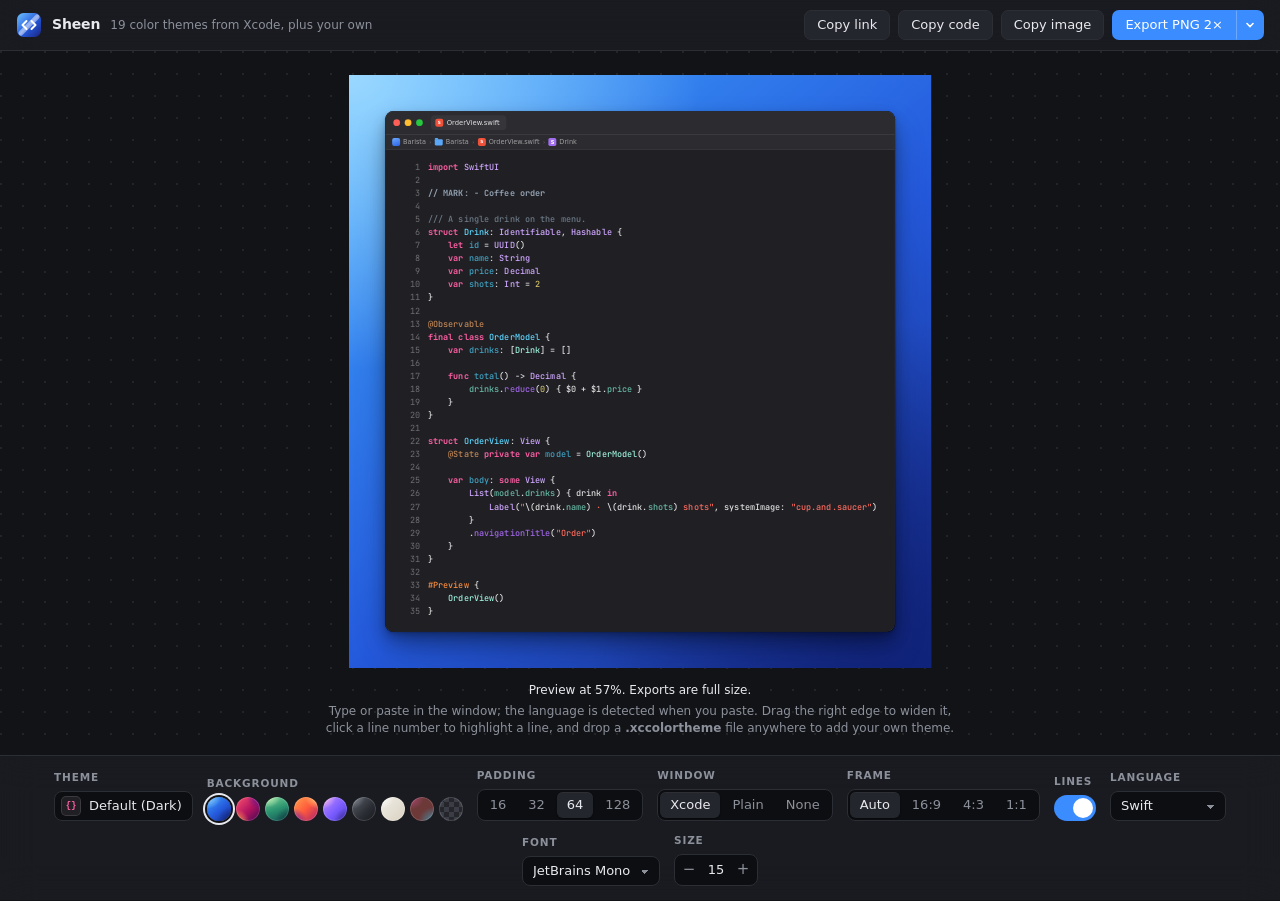
<file: app/index.html>
<!doctype html>
<html lang="en">
<head>
<meta charset="utf-8">
<meta name="viewport" content="width=device-width,initial-scale=1,viewport-fit=cover">
<meta name="color-scheme" content="dark">
<meta name="theme-color" content="#121317">
<meta name="description" content="Beautiful code images in the color themes that ship with Xcode.">
<meta name="apple-mobile-web-app-title" content="Sheen">
<link rel="icon" href="icon.svg" type="image/svg+xml">
<link rel="apple-touch-icon" href="icon-180.png">
<link rel="manifest" href="manifest.webmanifest">
<style>:root{padding-top:env(safe-area-inset-top,0px);padding-bottom:env(safe-area-inset-bottom,0px)}body{margin:0}img{max-width:100%}[hidden]{display:none!important}</style>
</head>
<body>
<title>Sheen</title>
<link rel="stylesheet" href="fonts/fonts.css">
<style>
/* Layout: a dark macOS-style workbench. Top bar, a dotted canvas holding the framed window, a dock of controls pinned to the bottom. */
:root {
  --app-bg: #121317;
  --app-dot: #ffffff12;
  --panel: #1b1c21f2;
  --panel-2: #24262d;
  --well: #0d0e11;
  --line: #2c2e35;
  --text: #e8e9ee;
  --muted: #8c909b;
  --accent: #3b8cff;
  --accent-ink: #ffffff;
  --danger: #ff6b5f;
  --ui: -apple-system, BlinkMacSystemFont, "SF Pro Text", "Segoe UI", system-ui, sans-serif;
  --mono: ui-monospace, "SF Mono", SFMono-Regular, Menlo, Monaco, Consolas, "Liberation Mono", monospace;
  color-scheme: dark;
}
html, body { height: 100%; }
body { background: var(--app-bg); color: var(--text); font: 13px/1.4 var(--ui); -webkit-font-smoothing: antialiased; }
button, select, input { font: inherit; color: inherit; }
button { cursor: pointer; }
:focus-visible { outline: 2px solid var(--accent); outline-offset: 2px; }

.app { min-height: 100%; display: grid; grid-template-rows: auto 1fr auto; }

/* Top bar */
.topbar {
  position: sticky; top: env(safe-area-inset-top, 0px); z-index: 20;
  display: flex; align-items: center; justify-content: space-between; gap: 12px; flex-wrap: wrap;
  padding: 10px 16px; background: var(--panel); border-bottom: 1px solid var(--line);
  -webkit-backdrop-filter: blur(18px); backdrop-filter: blur(18px);
}
.brand { display: flex; align-items: center; gap: 10px; min-width: 0; }
.brand svg { flex: none; }
.brand b { font-size: 14px; font-weight: 650; letter-spacing: -0.01em; }
.brand span { color: var(--muted); font-size: 12px; white-space: nowrap; }
.actions { display: flex; align-items: center; gap: 8px; }
.btn {
  display: inline-flex; align-items: center; gap: 6px; height: 30px; padding: 0 12px;
  border-radius: 7px; border: 1px solid var(--line); background: var(--panel-2);
  font-weight: 500; white-space: nowrap;
}
.btn:hover { background: #2d3038; }
.btn.primary { background: var(--accent); border-color: transparent; color: var(--accent-ink); }
.btn.primary:hover { background: #5a9eff; }
.split { display: inline-flex; }
.split .btn.primary:first-child { border-radius: 7px 0 0 7px; }
.split .btn.primary:last-child { border-radius: 0 7px 7px 0; padding: 0 8px; border-left: 1px solid #ffffff40; }
.kbd { font-size: 11px; opacity: .7; }

/* Stage */
.stage {
  min-width: 0; display: flex; flex-direction: column; align-items: center; justify-content: center; gap: 14px;
  padding: 24px 16px 20px;
  background: radial-gradient(circle at 1px 1px, var(--app-dot) 1px, transparent 0) 0 0 / 22px 22px, var(--app-bg);
}
.scroller { position: relative; max-width: 100%; overflow: hidden; flex: none; }
.holder { position: absolute; left: 0; top: 0; width: max-content; transform-origin: 0 0; }
.zoom-note { display: block; margin-bottom: 4px; color: var(--text); font-variant-numeric: tabular-nums; }
.holder.checker {
  background: repeating-conic-gradient(#2a2c33 0% 25%, #1e2026 0% 50%) 0 0 / 16px 16px;
}
.hint { margin: 0; color: var(--muted); font-size: 12px; text-align: center; text-wrap: balance; }

/* The exported frame */
.frame { display: inline-flex; align-items: center; justify-content: center; box-sizing: border-box; vertical-align: top; }
.window {
  --bg: #1f1f24; --plain: #ffffffd9; --sel: #515b70; --line: #23252b; --cursor: #fff;
  --chrome-bg: #2a2a2f; --chrome-fg: #ffffff99; --chrome-border: #ffffff14; --edge: #00000099; --rim: #ffffff1f;
  background: var(--bg); color: var(--plain);
  position: relative; border-radius: 14px; overflow: hidden; min-width: 440px;
}
.window::after { content: ""; position: absolute; inset: 0; border-radius: inherit; box-shadow: inset 0 0 0 0.5px var(--rim); pointer-events: none; z-index: 3; }
.frame.flat .window { border-radius: 10px; }

/* Xcode chrome */
.chrome { background: var(--chrome-bg); color: var(--chrome-fg); font: 12px/1 var(--ui); border-bottom: 0.5px solid var(--chrome-border); }
.titlebar { display: flex; align-items: center; gap: 14px; height: 40px; padding: 0 14px; position: relative; }
.lights { display: flex; gap: 8px; flex: none; }
.lights i { width: 12px; height: 12px; border-radius: 50%; display: block; box-shadow: inset 0 0 0 0.5px #00000033; }
.lights i:nth-child(1) { background: #ff5f57; }
.lights i:nth-child(2) { background: #febc2e; }
.lights i:nth-child(3) { background: #28c840; }
.tab {
  display: inline-flex; align-items: center; gap: 6px; height: 26px; padding: 0 12px 0 8px;
  border-radius: 7px; background: var(--chrome-tab); color: var(--chrome-strong); font-weight: 500;
}
.ficon {
  width: 14px; height: 14px; border-radius: 3.5px; flex: none; display: inline-grid; place-items: center;
  font: 700 7.5px/1 var(--ui); color: #fff; letter-spacing: -0.02em;
}
[contenteditable] { outline: none; border-radius: 3px; }
[contenteditable]:hover { box-shadow: 0 0 0 1px var(--chrome-border); }
[contenteditable]:focus { box-shadow: 0 0 0 1.5px var(--accent); }
.centered { position: absolute; left: 50%; transform: translateX(-50%); display: inline-flex; align-items: center; gap: 6px; color: var(--chrome-strong); font-weight: 600; white-space: nowrap; }
.jumpbar { display: flex; align-items: center; gap: 5px; height: 26px; padding: 0 12px; font-size: 11.5px; border-top: 0.5px solid var(--chrome-border); white-space: nowrap; overflow: hidden; }
.jumpbar .sep { opacity: .55; font-size: 10px; padding: 0 1px; }
.jumpbar .crumb { display: inline-flex; align-items: center; gap: 5px; }
.folder { width: 14px; height: 11px; border-radius: 2px; background: #5ba7f7; position: relative; flex: none; }
.folder::before { content: ""; position: absolute; left: 0; top: -2px; width: 6px; height: 3px; border-radius: 1.5px 1.5px 0 0; background: #5ba7f7; }
.appicon { width: 14px; height: 14px; border-radius: 3.5px; background: linear-gradient(160deg, #6aa9ff, #2c62e8); flex: none; }
.sym { width: 14px; height: 14px; border-radius: 3px; display: inline-grid; place-items: center; font: 700 9px/1 var(--ui); color: #fff; flex: none; }

/* Editor */
.editor { position: relative; display: flex; }
.hl-layer { position: absolute; inset: 0; pointer-events: none; }
.hl-layer div { position: absolute; left: 0; right: 0; background: var(--hl); }
.gutter {
  position: relative; flex: none; text-align: right; user-select: none; -webkit-user-select: none;
  color: var(--gutter);
  font-family: var(--code-font, var(--mono)); font-variant-numeric: tabular-nums;
}
.gutter span { display: block; cursor: pointer; }
.gutter span.on { color: var(--plain); }
.code-wrap { position: relative; flex: 1; min-width: 0; }
.code, .input {
  margin: 0; border: 0; font-family: var(--code-font, var(--mono)); white-space: pre; tab-size: 4; -moz-tab-size: 4;
  font-variant-ligatures: none; letter-spacing: 0;
}
.code { position: relative; color: var(--plain); font-weight: var(--fw, 400); }
.input {
  position: absolute; inset: 0; width: 100%; height: 100%; resize: none; overflow: hidden; outline: none;
  background: transparent; color: transparent; -webkit-text-fill-color: transparent; caret-color: var(--cursor);
  font-weight: var(--fw, 400);
}
.input::selection { background: var(--sel); }
.empty-note { color: var(--gutter); }

/* Dock */
.dock {
  position: sticky; bottom: 0; z-index: 20;
  display: flex; flex-wrap: wrap; justify-content: center; align-items: flex-end; gap: 12px 14px;
  padding: 12px 16px calc(14px + env(safe-area-inset-bottom, 0px));
  background: var(--panel); border-top: 1px solid var(--line);
  -webkit-backdrop-filter: blur(18px); backdrop-filter: blur(18px);
}
.ctl { display: flex; flex-direction: column; gap: 6px; min-width: 0; }
.lbl { font-size: 10.5px; font-weight: 600; text-transform: uppercase; letter-spacing: .08em; color: var(--muted); }
.seg { display: inline-flex; padding: 2px; gap: 2px; border-radius: 8px; background: var(--well); border: 1px solid var(--line); }
.seg button { height: 26px; padding: 0 10px; border: 0; border-radius: 6px; background: transparent; color: var(--muted); font-weight: 500; font-variant-numeric: tabular-nums; }
.seg button:hover { color: var(--text); }
.seg button[aria-pressed="true"] { background: var(--panel-2); color: var(--text); box-shadow: 0 1px 2px #0006, inset 0 0.5px 0 #ffffff14; }
.select {
  height: 30px; padding: 0 28px 0 10px; border-radius: 8px; border: 1px solid var(--line); background: var(--well);
  appearance: none; -webkit-appearance: none;
  background-image: linear-gradient(45deg, transparent 50%, var(--muted) 50%), linear-gradient(135deg, var(--muted) 50%, transparent 50%);
  background-position: calc(100% - 14px) 13px, calc(100% - 10px) 13px; background-size: 4px 4px; background-repeat: no-repeat;
}
.theme-btn { display: inline-flex; align-items: center; gap: 8px; height: 30px; padding: 0 10px 0 6px; border-radius: 8px; border: 1px solid var(--line); background: var(--well); max-width: 220px; }
.theme-btn:hover { border-color: #3d4049; }
.theme-btn .name { overflow: hidden; text-overflow: ellipsis; white-space: nowrap; }
.chip { width: 20px; height: 20px; border-radius: 5px; flex: none; display: grid; place-items: center; font: 700 9px/1 var(--mono); box-shadow: inset 0 0 0 1px #ffffff1f; }
.swatches { display: flex; gap: 5px; flex-wrap: wrap; }
.sw { width: 24px; height: 24px; border-radius: 50%; border: 0; padding: 0; box-shadow: inset 0 0 0 1px #ffffff26; }
.sw[aria-pressed="true"] { box-shadow: 0 0 0 2px var(--app-bg), 0 0 0 4px var(--text); }
.sw.none { background: repeating-conic-gradient(#3a3d45 0% 25%, #24262c 0% 50%) 0 0 / 10px 10px; }
.switch { width: 42px; height: 26px; border-radius: 13px; border: 1px solid var(--line); background: var(--well); padding: 2px; display: flex; }
.switch::after { content: ""; width: 20px; height: 20px; border-radius: 50%; background: #6b6f7a; transition: transform .15s ease, background .15s ease; }
.switch[aria-checked="true"] { background: var(--accent); border-color: transparent; }
.switch[aria-checked="true"]::after { transform: translateX(16px); background: #fff; }
.stepper { display: inline-flex; align-items: center; border-radius: 8px; border: 1px solid var(--line); background: var(--well); height: 30px; }
.stepper button { width: 28px; height: 28px; border: 0; background: transparent; color: var(--muted); font-size: 15px; }
.stepper button:hover { color: var(--text); }
.stepper output { min-width: 26px; text-align: center; font-variant-numeric: tabular-nums; }

/* Popovers */
.pop {
  position: fixed; z-index: 40; left: 50%; transform: translateX(-50%);
  bottom: calc(var(--dock-h, 90px) + 10px); width: min(760px, calc(100vw - 32px)); max-height: min(62vh, 640px); overflow: auto;
  background: #1d1e23; border: 1px solid var(--line); border-radius: 14px; box-shadow: 0 30px 80px -20px #000c, 0 0 0 0.5px #000;
  padding: 14px 16px 16px;
}
.pop h3 { margin: 14px 2px 8px; font-size: 10.5px; font-weight: 600; text-transform: uppercase; letter-spacing: .08em; color: var(--muted); }
.pop h3:first-of-type { margin-top: 4px; }
.pop-head { display: flex; align-items: center; justify-content: space-between; gap: 12px; flex-wrap: wrap; }
.pop-head p { margin: 0; color: var(--muted); font-size: 12px; max-width: 46ch; }
.pop-head code { font-family: var(--mono); font-size: 11px; color: var(--text); word-break: break-all; }
.tgrid { display: grid; grid-template-columns: repeat(auto-fill, minmax(160px, 1fr)); gap: 10px; }
.tcard { display: flex; flex-direction: column; gap: 6px; padding: 0; border: 0; background: none; text-align: left; min-width: 0; }
.tprev {
  border-radius: 8px; padding: 10px 11px; font: 500 10.5px/1.55 var(--mono); white-space: pre; overflow: hidden;
  box-shadow: inset 0 0 0 1px #ffffff1a; transition: transform .12s ease;
}
.tcard:hover .tprev { transform: translateY(-1px); }
.tcard[aria-pressed="true"] .tprev { box-shadow: 0 0 0 2px var(--accent); }
.tname { font-size: 12px; color: var(--muted); padding: 0 2px; display: flex; justify-content: space-between; gap: 6px; }
.tcard[aria-pressed="true"] .tname { color: var(--text); }
.tname .x { color: var(--muted); border: 0; background: none; padding: 0 2px; font-size: 12px; }
.tname .x:hover { color: var(--danger); }
.menu { position: fixed; z-index: 40; top: 52px; right: 16px; min-width: 220px; padding: 6px; background: #1d1e23; border: 1px solid var(--line); border-radius: 10px; box-shadow: 0 20px 50px -10px #000c; }
.menu button { display: flex; justify-content: space-between; width: 100%; gap: 16px; padding: 7px 10px; border: 0; border-radius: 6px; background: none; text-align: left; }
.menu button:hover { background: var(--accent); color: #fff; }
.menu hr { border: 0; border-top: 1px solid var(--line); margin: 5px 4px; }
.menu .lbl { padding: 6px 10px 4px; display: block; }
.menu .seg { margin: 0 6px 6px; }

.drop { position: fixed; inset: 0; z-index: 60; display: grid; place-items: center; background: #0d1a33cc; border: 3px dashed var(--accent); font-size: 16px; font-weight: 600; }
.toast {
  position: fixed; z-index: 70; left: 50%; top: calc(64px + env(safe-area-inset-top, 0px)); transform: translateX(-50%);
  max-width: calc(100vw - 32px); padding: 9px 14px; border-radius: 9px; background: #2a2d35; border: 1px solid #3a3d46; box-shadow: 0 12px 30px #0008;
}

/* Drag handle on the window's right edge (screen only) */
.grip {
  position: absolute; z-index: 4; top: 0; right: -1px; width: 14px; height: 100%; cursor: ew-resize;
  display: grid; place-items: center; touch-action: none;
}
.grip::before { content: ""; width: 4px; height: 36px; border-radius: 2px; background: var(--chrome-strong); opacity: 0; transition: opacity .15s ease; }
.window:hover .grip::before, .grip.dragging::before { opacity: .45; }
.frame-note { color: var(--muted); font-size: 12px; font-variant-numeric: tabular-nums; }
@media (max-width: 640px) {
  .brand span { display: none; }
  .stage { padding-top: 24px; }
  .dock { position: static; justify-content: flex-start; gap: 12px 16px; }
  .pop { bottom: auto; top: calc(110px + env(safe-area-inset-top, 0px)); }
  .window { min-width: 320px; }
}
@media (prefers-reduced-motion: reduce) { * { transition: none !important; } }
</style>

<div class="app">
  <header class="topbar">
    <div class="brand">
      <svg width="26" height="26" viewBox="0 0 26 26" aria-hidden="true">
        <defs>
          <linearGradient id="bm" x1="0" y1="0" x2="1" y2="1"><stop offset="0" stop-color="#6fc2ff"/><stop offset=".55" stop-color="#2459dc"/><stop offset="1" stop-color="#1a237e"/></linearGradient>
          <linearGradient id="bs" x1="0" y1="0" x2="1" y2="1"><stop offset="0" stop-color="#fff" stop-opacity="0"/><stop offset=".5" stop-color="#fff" stop-opacity=".55"/><stop offset="1" stop-color="#fff" stop-opacity="0"/></linearGradient>
        </defs>
        <rect x="1" y="1" width="24" height="24" rx="6.5" fill="url(#bm)"/>
        <path d="M5 21 21 5" stroke="url(#bs)" stroke-width="5" stroke-linecap="round"/>
        <path d="M10.5 9 6.5 13l4 4M15.5 9l4 4-4 4" fill="none" stroke="#fff" stroke-width="2" stroke-linecap="round" stroke-linejoin="round"/>
      </svg>
      <b>Sheen</b>
      <span id="themeCount">Code images in Xcode's own color themes</span>
    </div>
    <div class="actions">
      <button class="btn" id="copyLink" type="button" hidden>Copy link</button>
      <button class="btn" id="copyCode" type="button">Copy code</button>
      <button class="btn" id="copyImg" type="button">Copy image</button>
      <div class="split">
        <button class="btn primary" id="exportBtn" type="button">Export PNG</button>
        <button class="btn primary" id="menuBtn" type="button" aria-haspopup="menu" aria-expanded="false" aria-label="More export options">
          <svg width="10" height="10" viewBox="0 0 10 10" aria-hidden="true"><path d="M2 3.5 5 6.5 8 3.5" fill="none" stroke="currentColor" stroke-width="1.6" stroke-linecap="round"/></svg>
        </button>
      </div>
    </div>
  </header>

  <main class="stage" id="stage">
    <div class="scroller" id="scroller">
      <div class="holder" id="holder">
        <div class="frame" id="frame">
          <div class="window" id="window">
            <div class="grip no-export" id="grip" title="Drag to widen. Double-click to reset." aria-hidden="true"></div>
            <div class="chrome" id="chrome"></div>
            <div class="editor" id="editor">
              <div class="hl-layer" id="hlLayer"></div>
              <div class="gutter" id="gutter"></div>
              <div class="code-wrap">
                <pre class="code" id="code"></pre>
                <textarea class="input no-export" id="input" spellcheck="false" autocapitalize="off" autocomplete="off" autocorrect="off" wrap="off" aria-label="Code"></textarea>
              </div>
            </div>
          </div>
        </div>
      </div>
    </div>
    <p class="hint"><span class="zoom-note" id="zoomNote" hidden></span>Type or paste in the window; the language is detected when you paste. Drag the right edge to widen it, click a line number to highlight a line, and drop a <b>.xccolortheme</b> file anywhere to add your own theme.</p>
  </main>

  <footer class="dock" id="dock">
    <div class="ctl">
      <span class="lbl">Theme</span>
      <button class="theme-btn" id="themeBtn" type="button" aria-haspopup="dialog" aria-expanded="false">
        <span class="chip" id="themeChip">{}</span><span class="name" id="themeName"></span>
      </button>
    </div>
    <div class="ctl">
      <span class="lbl">Background</span>
      <div class="swatches" id="bgs" role="group" aria-label="Background"></div>
    </div>
    <div class="ctl">
      <span class="lbl">Padding</span>
      <div class="seg" id="pads" role="group" aria-label="Padding"></div>
    </div>
    <div class="ctl">
      <span class="lbl">Window</span>
      <div class="seg" id="chromes" role="group" aria-label="Window style"></div>
    </div>
    <div class="ctl">
      <span class="lbl">Frame</span>
      <div class="seg" id="ratios" role="group" aria-label="Frame shape"></div>
    </div>
    <div class="ctl">
      <span class="lbl">Lines</span>
      <button class="switch" id="lnSwitch" type="button" role="switch" aria-checked="true" aria-label="Line numbers"></button>
    </div>
    <div class="ctl">
      <label class="lbl" for="lang">Language</label>
      <select class="select" id="lang"></select>
    </div>
    <div class="ctl">
      <label class="lbl" for="font">Font</label>
      <select class="select" id="font"></select>
    </div>
    <div class="ctl">
      <span class="lbl">Size</span>
      <div class="stepper"><button type="button" id="szDown" aria-label="Smaller">−</button><output id="szOut">15</output><button type="button" id="szUp" aria-label="Larger">+</button></div>
    </div>
  </footer>
</div>

<div class="pop" id="themePop" role="dialog" aria-label="Themes" hidden>
  <div class="pop-head">
    <p>Colors come straight from the theme files bundled with Xcode. Your own themes live in <code>~/Library/Developer/Xcode/UserData/FontAndColorThemes</code>.</p>
    <button class="btn" id="importBtn" type="button">Import .xccolortheme…</button>
  </div>
  <div id="themeLists"></div>
</div>

<div class="menu" id="menu" role="menu" hidden>
  <button type="button" role="menuitem" data-act="png">Save PNG <span class="kbd">⌘S</span></button>
  <button type="button" role="menuitem" data-act="svg">Save SVG</button>
  <button type="button" role="menuitem" data-act="copy">Copy image <span class="kbd">⇧⌘C</span></button>
  <hr>
  <span class="lbl">PNG scale</span>
  <div class="seg" id="scales" role="group" aria-label="PNG scale"></div>
</div>

<div class="drop" id="drop" hidden>Drop to add this Xcode theme</div>
<div class="toast" id="toast" role="status" hidden></div>
<input type="file" id="themeFile" accept=".xccolortheme,.dvtcolortheme,.xml,.plist" multiple hidden>

<script src="vendor/highlight.min.js"></script>
<script>
(() => {
"use strict";

// Extracted from Xcode.app's bundled .xccolortheme files.
const XCODE_THEMES = [{"name":"Bare","bg":"#ffffff","sel":"#a4cdff","line":"#f3f3f4","cursor":"#000000","c":{"attribute":"#990066","character":"#0000cc","comment":"#555555","doc":"#555555","docKeyword":"#555555","declOther":"#0f68a0","declType":"#0b4f79","projClass":"#990066","sysClass":"#990066","projConst":"#0000cc","sysConst":"#0000cc","projFunc":"#0000cc","sysFunc":"#0000cc","projMacro":"#0000cc","sysMacro":"#0000cc","projType":"#990066","sysType":"#990066","projVar":"#0000cc","sysVar":"#0000cc","keyword":"#0000cc","mark":"#555555","number":"#0000cc","plain":"#000000","preprocessor":"#0000cc","string":"#ff3399","url":"#0000cc"},"bold":["docKeyword","mark"],"italic":[],"font":"SFMono-Regular - 11.0"},{"name":"Basic","bg":"#ffffff","sel":"#a4cdff","line":"#f3f3f4","cursor":"#000000","c":{"attribute":"#000000","character":"#000000","comment":"#008000","doc":"#0f7001","docKeyword":"#008000","declOther":"#0f68a0","declType":"#0b4f79","projClass":"#2b839f","sysClass":"#2b839f","projConst":"#2b839f","sysConst":"#2b839f","projFunc":"#2b839f","sysFunc":"#2b839f","projMacro":"#0000ff","sysMacro":"#0000ff","projType":"#2b839f","sysType":"#2b839f","projVar":"#2b839f","sysVar":"#2b839f","keyword":"#0000ff","mark":"#008000","number":"#000000","plain":"#000000","preprocessor":"#0000ff","string":"#a31515","url":"#0000ff"},"bold":["docKeyword","mark"],"italic":[],"font":"SFMono-Regular - 11.0"},{"name":"Civic","bg":"#1f2029","sel":"#35404e","line":"#282938","cursor":"#ffffff","c":{"attribute":"#55747c","character":"#746db0","comment":"#45bb3e","doc":"#22a055","docKeyword":"#32cf72","declOther":"#41a1c0","declType":"#5dd8ff","projClass":"#1da9a2","sysClass":"#25908d","projConst":"#1da9a2","sysConst":"#25908d","projFunc":"#1da9a2","sysFunc":"#25908d","projMacro":"#c77a4b","sysMacro":"#af5d38","projType":"#1da9a2","sysType":"#25908d","projVar":"#1da9a2","sysVar":"#25908d","keyword":"#d7008f","mark":"#32cf72","number":"#149c92","plain":"#e1e2e7","preprocessor":"#c77a4b","string":"#d3232e","url":"#5124e3"},"bold":["docKeyword","mark"],"italic":[],"font":"SFMono-Regular - 12.0"},{"name":"Classic (Dark)","bg":"#1f1f24","sel":"#515b70","line":"#23252b","cursor":"#ffffff","c":{"attribute":"#bf8555","character":"#d0bf69","comment":"#73a74e","doc":"#73a74e","docKeyword":"#a2e474","declOther":"#41a1c0","declType":"#5dd8ff","projClass":"#9ef1dd","sysClass":"#d0a8ff","projConst":"#67b7a4","sysConst":"#a167e6","projFunc":"#67b7a4","sysFunc":"#a167e6","projMacro":"#fd8f3f","sysMacro":"#fd8f3f","projType":"#9ef1dd","sysType":"#d0a8ff","projVar":"#67b7a4","sysVar":"#a167e6","keyword":"#fc5fa3","mark":"#a2e474","number":"#d0bf69","plain":"#ffffffd9","preprocessor":"#fd8f3f","string":"#fc6a5d","url":"#5482ff"},"bold":["docKeyword","keyword","mark"],"italic":[],"font":"SFMono-Medium - 12.0"},{"name":"Classic (Light)","bg":"#ffffff","sel":"#a4cdff","line":"#e8f2ff","cursor":"#000000","c":{"attribute":"#815f03","character":"#1c00cf","comment":"#267507","doc":"#267507","docKeyword":"#267507","declOther":"#0f68a0","declType":"#0b4f79","projClass":"#1c464a","sysClass":"#3900a0","projConst":"#326d74","sysConst":"#6c36a9","projFunc":"#326d74","sysFunc":"#6c36a9","projMacro":"#643820","sysMacro":"#643820","projType":"#1c464a","sysType":"#3900a0","projVar":"#326d74","sysVar":"#6c36a9","keyword":"#9b2393","mark":"#267507","number":"#1c00cf","plain":"#000000d9","preprocessor":"#643820","string":"#c41a16","url":"#0e0eff"},"bold":["docKeyword","mark"],"italic":[],"font":"SFMono-Regular - 12.0"},{"name":"Default (Dark)","bg":"#1f1f24","sel":"#515b70","line":"#23252b","cursor":"#ffffff","c":{"attribute":"#bf8555","character":"#d0bf69","comment":"#6c7986","doc":"#6c7986","docKeyword":"#92a1b1","declOther":"#41a1c0","declType":"#5dd8ff","projClass":"#9ef1dd","sysClass":"#d0a8ff","projConst":"#67b7a4","sysConst":"#a167e6","projFunc":"#67b7a4","sysFunc":"#a167e6","projMacro":"#fd8f3f","sysMacro":"#fd8f3f","projType":"#9ef1dd","sysType":"#d0a8ff","projVar":"#67b7a4","sysVar":"#a167e6","keyword":"#fc5fa3","mark":"#92a1b1","number":"#d0bf69","plain":"#ffffffd9","preprocessor":"#fd8f3f","string":"#fc6a5d","url":"#5482ff"},"bold":["docKeyword","keyword","mark"],"italic":[],"font":"SFMono-Medium - 12.0"},{"name":"Default (Light)","bg":"#ffffff","sel":"#a4cdff","line":"#e8f2ff","cursor":"#000000","c":{"attribute":"#815f03","character":"#1c00cf","comment":"#5d6c79","doc":"#5d6c79","docKeyword":"#4a5560","declOther":"#0f68a0","declType":"#0b4f79","projClass":"#1c464a","sysClass":"#3900a0","projConst":"#326d74","sysConst":"#6c36a9","projFunc":"#326d74","sysFunc":"#6c36a9","projMacro":"#643820","sysMacro":"#643820","projType":"#1c464a","sysType":"#3900a0","projVar":"#326d74","sysVar":"#6c36a9","keyword":"#9b2393","mark":"#4a5560","number":"#1c00cf","plain":"#000000d9","preprocessor":"#643820","string":"#c41a16","url":"#0e0eff"},"bold":["docKeyword","mark"],"italic":[],"font":"SFMono-Regular - 12.0"},{"name":"Dusk","bg":"#1e2028","sel":"#54554a","line":"#2d2d2d","cursor":"#ffffff","c":{"attribute":"#55747c","character":"#786dc4","comment":"#41b645","doc":"#41b645","docKeyword":"#41b645","declOther":"#41a1c0","declType":"#5dd8ff","projClass":"#83c057","sysClass":"#00a0be","projConst":"#83c057","sysConst":"#00a0be","projFunc":"#83c057","sysFunc":"#00a0be","projMacro":"#c67c48","sysMacro":"#c67c48","projType":"#83c057","sysType":"#00a0be","projVar":"#83c057","sysVar":"#00a0be","keyword":"#b21889","mark":"#41b645","number":"#786dc4","plain":"#ffffff","preprocessor":"#c67c48","string":"#db2c38","url":"#4155d1"},"bold":["docKeyword","mark"],"italic":[],"font":"SFMono-Regular - 11.0"},{"name":"High Contrast (Dark)","bg":"#18171b","sel":"#343c4b","line":"#23252b","cursor":"#ffffff","c":{"attribute":"#e1a779","character":"#d0bc56","comment":"#7cb554","doc":"#7cb554","docKeyword":"#acf07b","declOther":"#42b8e0","declType":"#5dd8ff","projClass":"#a4fbe6","sysClass":"#dec1ff","projConst":"#72bfae","sysConst":"#c08aff","projFunc":"#72bfae","sysFunc":"#c08aff","projMacro":"#fd8f3f","sysMacro":"#fd8f3f","projType":"#a4fbe6","sysType":"#dec1ff","projVar":"#72bfae","sysVar":"#c08aff","keyword":"#fc6baa","mark":"#acf07b","number":"#d0bc56","plain":"#ffffff","preprocessor":"#fd8f3f","string":"#fc7467","url":"#739aff"},"bold":["docKeyword","keyword","mark"],"italic":[],"font":"SFMono-Medium - 12.0"},{"name":"High Contrast (Light)","bg":"#ffffff","sel":"#a4cdff","line":"#e8f2ff","cursor":"#000000","c":{"attribute":"#5a4302","character":"#1c02cf","comment":"#1a5301","doc":"#1a5301","docKeyword":"#1a5301","declOther":"#084390","declType":"#042e60","projClass":"#133235","sysClass":"#330090","projConst":"#294b4e","sysConst":"#5c2699","projFunc":"#294b4e","sysFunc":"#5c2699","projMacro":"#643820","sysMacro":"#643820","projType":"#133235","sysType":"#330090","projVar":"#294b4e","sysVar":"#5c2699","keyword":"#88007e","mark":"#1a5301","number":"#1c02cf","plain":"#000000","preprocessor":"#643820","string":"#9b0509","url":"#0d0eee"},"bold":["docKeyword","mark"],"italic":[],"font":"SFMono-Regular - 12.0"},{"name":"Low Key","bg":"#ffffff","sel":"#cfd5d1","line":"#f3f5f4","cursor":"#000000","c":{"attribute":"#1e4d1a","character":"#262c6a","comment":"#435138","doc":"#435138","docKeyword":"#435138","declOther":"#0f68a0","declType":"#0b4f79","projClass":"#476a97","sysClass":"#476a97","projConst":"#476a97","sysConst":"#476a97","projFunc":"#476a97","sysFunc":"#476a97","projMacro":"#000000","sysMacro":"#000000","projType":"#476a97","sysType":"#476a97","projVar":"#476a97","sysVar":"#476a97","keyword":"#262c6a","mark":"#435138","number":"#262c6a","plain":"#000000","preprocessor":"#000000","string":"#702c51","url":"#12139f"},"bold":["docKeyword","mark"],"italic":[],"font":"SFMono-Regular - 11.0"},{"name":"Midnight","bg":"#000000","sel":"#4b4740","line":"#1a1919","cursor":"#ffffff","c":{"attribute":"#2d449b","character":"#786dff","comment":"#41cc45","doc":"#41cc45","docKeyword":"#41cc45","declOther":"#41a1c0","declType":"#5dd8ff","projClass":"#23ff83","sysClass":"#00a0ff","projConst":"#23ff83","sysConst":"#00a0ff","projFunc":"#23ff83","sysFunc":"#00a0ff","projMacro":"#e47c48","sysMacro":"#e47c48","projType":"#23ff83","sysType":"#00a0ff","projVar":"#23ff83","sysVar":"#00a0ff","keyword":"#d31895","mark":"#41cc45","number":"#786dff","plain":"#ffffff","preprocessor":"#e47c48","string":"#ff2c38","url":"#4164ff"},"bold":["docKeyword","mark"],"italic":[],"font":"SFMono-Regular - 11.0"},{"name":"Presentation (Dark)","bg":"#18181c","sel":"#515b70","line":"#343540","cursor":"#000000","c":{"attribute":"#e09d65","character":"#ffe76d","comment":"#6c7987","doc":"#6c7987","docKeyword":"#6c7987","declOther":"#35b0d8","declType":"#66daff","projClass":"#a9ffea","sysClass":"#d0a8ff","projConst":"#56d0b3","sysConst":"#ab64ff","projFunc":"#56d0b3","sysFunc":"#ab64ff","projMacro":"#fd8f3f","sysMacro":"#fd8f3f","projType":"#a9ffea","sysType":"#d0a8ff","projVar":"#56d0b3","sysVar":"#ab64ff","keyword":"#f2248c","mark":"#6c7987","number":"#ffe76d","plain":"#ffffff","preprocessor":"#fd8f3f","string":"#fc4651","url":"#4fa5ff"},"bold":["docKeyword","mark"],"italic":[],"font":"SFMono-Regular - 18.0"},{"name":"Presentation (Light)","bg":"#ffffff","sel":"#c7dbff","line":"#e8f2ff","cursor":"#000000","c":{"attribute":"#836c28","character":"#000bff","comment":"#56606b","doc":"#434b54","docKeyword":"#434b54","declOther":"#0f68a0","declType":"#004975","projClass":"#284b4f","sysClass":"#2e0d6e","projConst":"#3b7f89","sysConst":"#5c2699","projFunc":"#3b7f89","sysFunc":"#5c2699","projMacro":"#643820","sysMacro":"#643820","projType":"#284b4f","sysType":"#2e0d6e","projVar":"#3b7f89","sysVar":"#5c2699","keyword":"#b40062cc","mark":"#434b54","number":"#000bff","plain":"#000000","preprocessor":"#6e200d","string":"#ba0011","url":"#0e0eff"},"bold":["docKeyword","mark"],"italic":[],"font":"SFMono-Regular - 18.0"},{"name":"Presentation Large (Dark)","bg":"#18181c","sel":"#515b70","line":"#343540","cursor":"#000000","c":{"attribute":"#e09d65","character":"#ffe76d","comment":"#6c7987","doc":"#6c7987","docKeyword":"#6c7987","declOther":"#35b0d8","declType":"#66daff","projClass":"#a9ffea","sysClass":"#d0a8ff","projConst":"#56d0b3","sysConst":"#ab64ff","projFunc":"#56d0b3","sysFunc":"#ab64ff","projMacro":"#fd8f3f","sysMacro":"#fd8f3f","projType":"#a9ffea","sysType":"#d0a8ff","projVar":"#56d0b3","sysVar":"#ab64ff","keyword":"#f2248c","mark":"#6c7987","number":"#ffe76d","plain":"#ffffff","preprocessor":"#fd8f3f","string":"#fc4651","url":"#4fa5ff"},"bold":["docKeyword","mark"],"italic":[],"font":"SFMono-Regular - 28.0"},{"name":"Presentation Large (Light)","bg":"#ffffff","sel":"#c7dbff","line":"#e8f2ff","cursor":"#000000","c":{"attribute":"#836c28","character":"#000bff","comment":"#56606b","doc":"#434b54","docKeyword":"#434b54","declOther":"#0f68a0","declType":"#004975","projClass":"#284b4f","sysClass":"#2e0d6e","projConst":"#3b7f89","sysConst":"#5c2699","projFunc":"#3b7f89","sysFunc":"#5c2699","projMacro":"#643820","sysMacro":"#643820","projType":"#284b4f","sysType":"#2e0d6e","projVar":"#3b7f89","sysVar":"#5c2699","keyword":"#b40062cc","mark":"#434b54","number":"#000bff","plain":"#000000","preprocessor":"#6e200d","string":"#ba0011","url":"#0e0eff"},"bold":["docKeyword","mark"],"italic":[],"font":"SFMono-Regular - 28.0"},{"name":"Printing","bg":"#ffffff","sel":"#c4c4c4","line":"#ffffff","cursor":"#000000","c":{"attribute":"#6e6e6e","character":"#373737","comment":"#5d5d5d","doc":"#5d5d5d","docKeyword":"#5d5d5d","declOther":"#4f4f4f","declType":"#3a3a3a","projClass":"#656565","sysClass":"#454545","projConst":"#414141","sysConst":"#262626","projFunc":"#414141","sysFunc":"#262626","projMacro":"#434343","sysMacro":"#434343","projType":"#656565","sysType":"#454545","projVar":"#656565","sysVar":"#454545","keyword":"#595959","mark":"#5d5d5d","number":"#373737","plain":"#000000","preprocessor":"#434343","string":"#5d5d5d","url":"#434343"},"bold":["docKeyword","mark"],"italic":[],"font":"SFMono-Regular - 11.0"},{"name":"Spartan","bg":"#ffffff","sel":"#a4cdff","line":"#ededef","cursor":"#000000","c":{"attribute":"#264f66","character":"#000000","comment":"#b20000","doc":"#b20000","docKeyword":"#b20000","declOther":"#0f68a0","declType":"#0b4f79","projClass":"#476a97","sysClass":"#476a97","projConst":"#476a97","sysConst":"#476a97","projFunc":"#476a97","sysFunc":"#476a97","projMacro":"#000000","sysMacro":"#000000","projType":"#476a97","sysType":"#476a97","projVar":"#476a97","sysVar":"#476a97","keyword":"#d31679","mark":"#b20000","number":"#000000","plain":"#000000","preprocessor":"#000000","string":"#666666","url":"#2713ff"},"bold":["docKeyword","mark"],"italic":[],"font":"SFMono-Regular - 11.0"},{"name":"Sunset","bg":"#fffce5","sel":"#f9df9c","line":"#fdf5d3","cursor":"#000000","c":{"attribute":"#2c329d","character":"#294277","comment":"#c3741c","doc":"#c3741c","docKeyword":"#c3741c","declOther":"#0f68a0","declType":"#0b4f79","projClass":"#b44500","sysClass":"#b44500","projConst":"#476a97","sysConst":"#476a97","projFunc":"#476a97","sysFunc":"#476a97","projMacro":"#646485","sysMacro":"#646485","projType":"#b44500","sysType":"#b44500","projVar":"#476a97","sysVar":"#476a97","keyword":"#294277","mark":"#c3741c","number":"#294277","plain":"#000000","preprocessor":"#646485","string":"#df0700","url":"#4349ac"},"bold":["docKeyword","mark"],"italic":[],"font":"SFMono-Regular - 11.0"}];

const TOKENS = ["plain","comment","doc","docKeyword","mark","string","character","number","keyword","preprocessor","url","attribute","regex",
  "declType","declOther","projClass","projType","projFunc","projConst","projVar","projMacro","sysClass","sysType","sysFunc","sysConst","sysVar","sysMacro"];
const FALLBACK = { doc: "comment", docKeyword: "doc", mark: "comment", character: "number", regex: "string", url: "string",
  attribute: "keyword", preprocessor: "keyword", projMacro: "preprocessor", sysMacro: "preprocessor",
  declType: "plain", declOther: "plain", projClass: "projType", projType: "sysType", projFunc: "sysFunc", projConst: "projVar",
  projVar: "plain", sysClass: "sysType", sysType: "plain", sysFunc: "plain", sysConst: "sysVar", sysVar: "plain",
  comment: "plain", string: "plain", number: "plain", keyword: "plain" };
const XCODE_KEYS = { "plain":"plain","comment":"comment","comment.doc":"doc","comment.doc.keyword":"docKeyword","mark":"mark","string":"string",
  "character":"character","number":"number","keyword":"keyword","preprocessor":"preprocessor","url":"url","attribute":"attribute","regex":"regex",
  "declaration.type":"declType","declaration.other":"declOther","identifier.class":"projClass","identifier.type":"projType",
  "identifier.function":"projFunc","identifier.constant":"projConst","identifier.variable":"projVar","identifier.macro":"projMacro",
  "identifier.class.system":"sysClass","identifier.type.system":"sysType","identifier.function.system":"sysFunc",
  "identifier.constant.system":"sysConst","identifier.variable.system":"sysVar","identifier.macro.system":"sysMacro" };

const LANGS = [
  ["swift","Swift","swift","#f05138","S"], ["objectivec","Objective-C","m","#3b78e7","m"], ["c","C","c","#5b6ef0","c"],
  ["cpp","C++","cpp","#8a63e8","c++"], ["python","Python","py","#3d7bbf","py"], ["typescript","TypeScript","ts","#2f74c0","ts"],
  ["javascript","JavaScript","js","#d9a400","js"], ["kotlin","Kotlin","kt","#8f5ff2","kt"], ["java","Java","java","#d1672c","J"],
  ["rust","Rust","rs","#b7410e","rs"], ["go","Go","go","#00a7d0","go"], ["ruby","Ruby","rb","#cc342d","rb"],
  ["json","JSON","json","#6e7781","{}"], ["yaml","YAML","yml","#6e7781","y"], ["xml","XML / Plist","plist","#6e7781","<>"],
  ["bash","Shell","sh","#4a8f3c","$"], ["markdown","Markdown","md","#6e7781","md"], ["sql","SQL","sql","#c27c0e","db"],
  ["css","CSS","css","#7a4fd6","#"], ["plaintext","Plain Text","txt","#6e7781","T"]
];

const SAMPLES = {
swift: `import SwiftUI

// MARK: - Coffee order

/// A single drink on the menu.
struct Drink: Identifiable, Hashable {
    let id = UUID()
    var name: String
    var price: Decimal
    var shots: Int = 2
}

@Observable
final class OrderModel {
    var drinks: [Drink] = []

    func total() -> Decimal {
        drinks.reduce(0) { $0 + $1.price }
    }
}

struct OrderView: View {
    @State private var model = OrderModel()

    var body: some View {
        List(model.drinks) { drink in
            Label("\\(drink.name) · \\(drink.shots) shots", systemImage: "cup.and.saucer")
        }
        .navigationTitle("Order")
    }
}

#Preview {
    OrderView()
}`,
objectivec: `#import <Foundation/Foundation.h>

// MARK: - Barista

@interface Barista : NSObject
@property (nonatomic, copy) NSString *name;
- (NSString *)brewDrinkNamed:(NSString *)drink shots:(NSInteger)shots;
@end

@implementation Barista

- (NSString *)brewDrinkNamed:(NSString *)drink shots:(NSInteger)shots {
    NSLog(@"%@ is brewing %@", self.name, drink);
    return [NSString stringWithFormat:@"%@ × %ld", drink, (long)shots];
}

@end`,
python: `from dataclasses import dataclass
from decimal import Decimal

# MARK: - Coffee order

@dataclass
class Drink:
    name: str
    price: Decimal
    shots: int = 2

def total(drinks: list[Drink]) -> Decimal:
    """Sum the price of every drink in the order."""
    return sum((d.price for d in drinks), Decimal("0"))

order = [Drink("Flat white", Decimal("4.20")), Drink("Mocha", Decimal("4.80"), shots=3)]
print(f"Total: {total(order)}")`,
typescript: `// MARK: - Coffee order

interface Drink {
  name: string;
  price: number;
  shots?: number;
}

export function total(drinks: Drink[]): number {
  return drinks.reduce((sum, d) => sum + d.price, 0);
}

const order: Drink[] = [
  { name: "Flat white", price: 4.2 },
  { name: "Mocha", price: 4.8, shots: 3 },
];

console.log(\`Total: \${total(order).toFixed(2)}\`);`
};

// Each background: glows listed top-first (like CSS layers) over a linear base.
const G = (x, y, rx, ry, color, stop) => ({ x, y, rx, ry, color, stop });
const BGS = [
  { id: "tahoe", name: "Tahoe", spec: { glows: [G(0, 0, 1.1, .9, "#9ad8ff", .55), G(1, 1, .9, .9, "#10237a", .65)], base: { angle: 140, stops: [[0, "#3fa4ff"], [.55, "#2459dc"], [1, "#172a85"]] } } },
  { id: "sequoia", name: "Sequoia", spec: { glows: [G(0, 1, 1, .9, "#ff9a4a", .55), G(1, 0, .9, .9, "#5b1690", .6)], base: { angle: 135, stops: [[0, "#ff5470"], [.55, "#b0125f"], [1, "#3d0b52"]] } } },
  { id: "sonoma", name: "Sonoma", spec: { glows: [G(.1, 0, 1, .8, "#c9f2b5", .55), G(1, 1, .9, .9, "#0b3b3f", .65)], base: { angle: 160, stops: [[0, "#7fd49a"], [.5, "#2b9470"], [1, "#145055"]] } } },
  { id: "ventura", name: "Ventura", spec: { glows: [G(1, 0, 1, .9, "#ffd27a", .55), G(0, 1, .9, .9, "#6c1fa8", .6)], base: { angle: 135, stops: [[0, "#ffa24c"], [.5, "#ff5a3c"], [1, "#a6206f"]] } } },
  { id: "lilac", name: "Lilac", spec: { glows: [G(0, 0, 1, .9, "#ffc4e6", .55), G(1, 1, .9, .9, "#3a2a9e", .6)], base: { angle: 135, stops: [[0, "#c18cff"], [.55, "#7a5cff"], [1, "#4b3bc7"]] } } },
  { id: "graphite", name: "Graphite", spec: { glows: [G(0, 0, 1, .9, "#8a8f99", .55)], base: { angle: 135, stops: [[0, "#5b606a"], [.6, "#2a2d33"], [1, "#17191d"]] } } },
  { id: "paper", name: "Paper", spec: { glows: [G(0, 0, 1, .9, "#ffffff", .55)], base: { angle: 135, stops: [[0, "#f1ede4"], [1, "#d9d2c3"]] } } },
  { id: "theme", name: "Theme tint", spec: null },
  { id: "none", name: "Transparent", spec: null }
];
function bgCSS(spec) {
  if (!spec) return "transparent";
  const glows = spec.glows.map(g => `radial-gradient(${g.rx * 100}% ${g.ry * 100}% at ${g.x * 100}% ${g.y * 100}%, ${g.color} 0%, ${g.color}00 ${g.stop * 100}%)`);
  const base = spec.base.color || `linear-gradient(${spec.base.angle}deg, ${spec.base.stops.map(([o, c]) => `${c} ${o * 100}%`).join(", ")})`;
  return glows.concat(base).join(", ");
}
function themeTintSpec() {
  const t = currentTheme(), c = resolveColors(t), bg = t.bg.slice(0, 7);
  return { glows: [G(0, 0, 1, .9, mix(c.keyword.slice(0, 7), bg, 0.35), .6), G(1, 1, 1, .9, mix(c.declType.slice(0, 7), bg, 0.4), .65)],
    base: { color: mix(bg, c.string.slice(0, 7), 0.35) } };
}
function currentBgSpec() {
  const b = BGS.find(x => x.id === state.bg) || BGS[0];
  return b.id === "theme" ? themeTintSpec() : b.spec;
}

// Window shadow: stacked soft layers (y offset, blur, spread, opacity), scaled to the padding so it never clips.
const SHADOW = [[1, 2, 0, .10], [3, 6, 0, .10], [8, 16, 0, .12], [18, 36, 0, .16], [36, 72, -6, .24]];
function shadowLayers() {
  const f = Math.max(0.15, Math.min(1.2, state.pad / 80));
  const k = isDark(currentTheme()) ? 1.25 : 1;
  return SHADOW.map(([y, b, sp, a]) => ({ y: y * f, blur: b * f, spread: sp * f, alpha: Math.min(1, a * k) }));
}
function shadowCSS() {
  return shadowLayers().map(l => `0 ${l.y.toFixed(1)}px ${l.blur.toFixed(1)}px ${l.spread.toFixed(1)}px rgba(0,0,0,${l.alpha.toFixed(3)})`)
    .concat("0 0 0 0.5px var(--edge)").join(", ");
}
const PADS = [16, 32, 64, 128];
const CHROMES = [["xcode","Xcode"],["plain","Plain"],["none","None"]];
const SCALES = [1, 2, 3, 4];
const RATIOS = [["auto", "Auto"], ["16:9", "16:9"], ["4:3", "4:3"], ["1:1", "1:1"]];
// Webfonts ship with the self-hosted build (fonts/<id>-<weight>.woff2) and come from Google Fonts in the artifact.
const FONTS = [
  { id: "sf", name: "SF Mono", stack: 'ui-monospace, "SF Mono", SFMono-Regular, Menlo, Monaco, Consolas, monospace' },
  { id: "jetbrains-mono", name: "JetBrains Mono", family: "JetBrains Mono" },
  { id: "geist-mono", name: "Geist Mono", family: "Geist Mono" },
  { id: "ibm-plex-mono", name: "IBM Plex Mono", family: "IBM Plex Mono" },
  { id: "fira-code", name: "Fira Code", family: "Fira Code" }
];
const fontStack = (f) => f.stack || `"${f.family}", ui-monospace, "SF Mono", Menlo, monospace`;
const IS_MAC = /Mac|iPhone|iPad/.test(navigator.platform || navigator.userAgent);
const IN_ARTIFACT = !!window.claude?.use;

// ---------- utilities ----------
const $ = (s) => document.querySelector(s);
const esc = (s) => s.replace(/&/g, "&amp;").replace(/</g, "&lt;").replace(/>/g, "&gt;");
const store = {
  get(k, d) { try { const v = localStorage.getItem("sheen:" + k) ?? localStorage.getItem("codeshot:" + k); return v ? JSON.parse(v) : d; } catch { return d; } },
  set(k, v) { try { localStorage.setItem("sheen:" + k, JSON.stringify(v)); } catch {} }
};
function hexToRgb(h) {
  h = h.replace("#", "");
  return [parseInt(h.slice(0,2),16), parseInt(h.slice(2,4),16), parseInt(h.slice(4,6),16)];
}
function mix(a, b, t) {
  const A = hexToRgb(a), B = hexToRgb(b);
  return "#" + A.map((v, i) => Math.round(v + (B[i] - v) * t).toString(16).padStart(2, "0")).join("");
}
function luminance(h) {
  const [r, g, b] = hexToRgb(h).map(v => { v /= 255; return v <= 0.03928 ? v / 12.92 : Math.pow((v + 0.055) / 1.055, 2.4); });
  return 0.2126 * r + 0.7152 * g + 0.0722 * b;
}
function xcColor(s) {
  const p = String(s).trim().split(/\s+/).map(Number);
  if (p.length < 3 || p.some(isNaN)) return null;
  const hex = "#" + p.slice(0, 3).map(v => Math.round(Math.max(0, Math.min(1, v)) * 255).toString(16).padStart(2, "0")).join("");
  const a = p.length > 3 ? p[3] : 1;
  return a < 0.999 ? hex + Math.round(a * 255).toString(16).padStart(2, "0") : hex;
}
let toastTimer;
function toast(msg) {
  const t = $("#toast"); t.textContent = msg; t.hidden = false;
  clearTimeout(toastTimer); toastTimer = setTimeout(() => (t.hidden = true), 2600);
}

// ---------- state ----------
let imported = store.get("imported", []);
const defaults = { theme: "Default (Dark)", bg: "tahoe", pad: 64, chrome: "xcode", ln: true, lang: "swift", size: 15,
  scale: 2, file: "OrderView.swift", project: "Barista", code: SAMPLES.swift, hl: [],
  font: IS_MAC ? "sf" : "jetbrains-mono", ratio: "auto", width: 0 };
const state = Object.assign({}, defaults, store.get("state", {}));
let saveTimer;
function persist() { clearTimeout(saveTimer); saveTimer = setTimeout(() => store.set("state", state), 250); }

function allThemes() { return XCODE_THEMES.concat(imported); }
function currentTheme() { return allThemes().find(t => t.name === state.theme) || XCODE_THEMES.find(t => t.name === "Default (Dark)") || XCODE_THEMES[0]; }
function resolveColors(t) {
  const out = {};
  const get = (k, depth = 0) => t.c[k] || (depth < 8 && FALLBACK[k] ? get(FALLBACK[k], depth + 1) : (t.c.plain || "#000000"));
  TOKENS.forEach(k => (out[k] = get(k)));
  return out;
}
function fontWeight(f) {
  f = f || "";
  if (/Heavy|Black/.test(f)) return 800;
  if (/Bold/.test(f)) return 700;
  if (/Semibold/.test(f)) return 600;
  if (/Medium/.test(f)) return 500;
  if (/Light/.test(f)) return 300;
  return 400;
}
const isDark = (t) => luminance(t.bg.slice(0, 7)) < 0.35;

// ---------- highlighting ----------
const PROJ_TYPE_RE = /(?:\b(?:struct|class|enum|protocol|actor|typealias|interface|type|record|object|trait|impl)|@interface|@implementation|@protocol)\s+([A-Za-z_]\w*)/g;
const PROJ_FUNC_RE = /\b(?:func|function|def|fn|fun)\s+([A-Za-z_]\w*)|^[ \t]*[-+]\s*\([^)]*\)\s*([A-Za-z_]\w*)/gm;
const PROJ_VAR_RE = /\b(?:let|var|const|val)\s+([A-Za-z_]\w*)|^[ \t]+([a-z_]\w*)\??\s*:\s*[A-Za-z[]|@property\s*\([^)]*\)\s*[\w<>]+\s*\*?\s*(\w+)\s*;/gm;

function collect(re, code) {
  const set = new Set(); let m; re.lastIndex = 0;
  while ((m = re.exec(code))) { const n = m[1] || m[2] || m[3]; if (n) set.add(n); }
  return set;
}

function flatten(root) {
  const segs = []; let off = 0;
  (function walk(node, stack) {
    for (const ch of node.childNodes) {
      if (ch.nodeType === 3) { segs.push({ text: ch.nodeValue, start: off, stack }); off += ch.nodeValue.length; }
      else if (ch.nodeType === 1) walk(ch, stack.concat(ch));
    }
  })(root, []);
  return segs;
}

function tokenFor(stack, lang) {
  for (let i = stack.length - 1; i >= 0; i--) {
    const el = stack[i], cl = el.classList, txt = el.textContent;
    const has = (c) => cl.contains("hljs-" + c);
    if (has("comment") || has("quote")) {
      if (/^\s*(\/\/|#)\s*MARK:/.test(txt)) return "mark";
      if (/^\s*(\/\/\/|\/\*\*|\/\*!|"""|''')/.test(txt)) return "doc";
      return "comment";
    }
    if (has("doctag")) return "docKeyword";
    if (has("subst")) return "CODE";
    if (has("string") || has("code") || has("addition")) return "string";
    if (has("regexp")) return "regex";
    if (has("number")) return "number";
    if (has("symbol")) return "character";
    if (has("literal")) return "keyword";
    if (has("keyword")) {
      if (txt.startsWith("@")) return lang === "objectivec" ? "keyword" : "attribute";
      if (txt.startsWith("#")) return /^#[A-Z]/.test(txt) ? "sysMacro" : "preprocessor";
      if (stack.some(e => e.classList.contains("hljs-meta"))) return "preprocessor";
      return "keyword";
    }
    if (has("meta")) {
      if (txt.startsWith("@")) return "attribute";
      if (/^#[A-Z]/.test(txt)) return "sysMacro";
      return "preprocessor";
    }
    if (has("title")) {
      if (cl.contains("invoke__")) return "FUNC";
      if (cl.contains("inherited__")) return "TYPE";
      return "DECL";
    }
    if (has("type") || has("built_in")) return "IDENT";
    if (has("attr")) return "declOther";
    if (has("attribute") || has("property")) return "sysVar";
    if (has("variable") || has("template-variable")) {
      if (cl.contains("language_")) return /^(this|self|super|Self)$/.test(txt) ? "keyword" : "sysVar";
      return /^\$\d/.test(txt) ? "plain" : "projVar";
    }
    if (has("name") || has("tag") || has("bullet") || has("deletion")) return "keyword";
    if (has("section")) return "mark";
    if (has("link")) return "url";
    if (/selector-/.test(el.className)) return "declType";
  }
  return "CODE";
}

function highlight(code, lang) {
  let html;
  try {
    html = window.hljs && lang !== "plaintext"
      ? hljs.highlight(code, { language: lang, ignoreIllegals: true }).value
      : esc(code);
  } catch { html = esc(code); }
  if (!window.hljs || lang === "plaintext") return html;

  const tpl = document.createElement("template"); tpl.innerHTML = html;
  const segs = flatten(tpl.content);
  const pTypes = collect(PROJ_TYPE_RE, code), pFuncs = collect(PROJ_FUNC_RE, code), pVars = collect(PROJ_VAR_RE, code);
  const nextCh = (i) => { while (i < code.length && (code[i] === " " || code[i] === "\t")) i++; return code[i] || ""; };
  const prevCh = (i) => code[i - 1] || "";

  const cFamily = /^(c|cpp|objectivec)$/.test(lang);
  const DECL_KW = /(?:\b(?:struct|class|enum|protocol|actor|interface|type|extension|typealias|record|object|trait|impl)|@interface|@implementation|@protocol)\s+$/;
  function ident(name, s, e, hint) {
    const nx = nextCh(e), pv = prevCh(s);
    if (pv === "#") return /^[A-Z]/.test(name) ? "sysMacro" : "preprocessor";
    if (/\b(?:let|var|const|val)\s+$/.test(code.slice(Math.max(0, s - 8), s))) return "declOther";
    const upper = /^[A-Z]/.test(name);
    const allCaps = /^[A-Z][A-Z0-9_]+$/.test(name) && name.length > 1;
    if (hint === "FUNC" || (cFamily && code[e] === "(")) return pFuncs.has(name) ? "projFunc" : "sysFunc";
    if (upper && !allCaps) return pTypes.has(name) ? "projType" : "sysType";
    if (allCaps) return pVars.has(name) ? "projConst" : (hint === "IDENT" ? "sysType" : "sysConst");
    if (code[e] === "(" || (pv === "." && nx === "(")) return pFuncs.has(name) ? "projFunc" : "sysFunc";
    if (hint === "TYPE") return pTypes.has(name) ? "projType" : "sysType";
    if (pv === "." ) return pVars.has(name) ? "projVar" : "sysVar";
    if (hint === "IDENT") return cFamily ? "keyword" : (pFuncs.has(name) ? "projFunc" : "sysVar");
    if (pVars.has(name)) return "projVar";
    if (pFuncs.has(name) && nx !== ":") return "projFunc";
    return null;
  }
  const span = (tok, text) => tok && tok !== "plain" ? `<span class="t-${tok}">${esc(text)}</span>` : esc(text);
  const withUrls = (tok, text) => {
    if (!/https?:\/\//.test(text)) return span(tok, text);
    return text.split(/(https?:\/\/[^\s"'<>)]+)/).map((p, i) => span(i % 2 ? "url" : tok, p)).join("");
  };

  let out = "", carry = "";
  const emit = (tok, text) => { if (carry) { text = carry + text; carry = ""; } return span(tok, text); };
  for (const seg of segs) {
    const tok = tokenFor(seg.stack, lang);
    if (carry && (tok === "DECL" || tok === "comment" || tok === "doc" || tok === "string" || tok === "mark")) { out += esc(carry); carry = ""; }
    if (tok === "DECL") {
      const name = seg.text.trim();
      out += DECL_KW.test(code.slice(Math.max(0, seg.start - 16), seg.start)) ? span("declType", seg.text)
        : /^[A-Z]/.test(name) ? span(ident(name, seg.start, seg.start + seg.text.length, "TYPE"), seg.text)
        : prevCh(seg.start) === "." ? span(ident(name, seg.start, seg.start + seg.text.length, null) || "sysFunc", seg.text)
        : span("declOther", seg.text);
    } else if (tok === "CODE") {
      const re = /#?[A-Za-z_][A-Za-z0-9_]*/g; let last = 0, m;
      let text = seg.text, base = seg.start;
      if (carry) { out += esc(carry); carry = ""; }
      if (text.endsWith("#") && /^[A-Za-z_]/.test(code[base + text.length] || "")) { carry = "#"; text = text.slice(0, -1); }
      while ((m = re.exec(text))) {
        out += esc(text.slice(last, m.index));
        const hash = m[0][0] === "#", name = hash ? m[0].slice(1) : m[0];
        const s = base + m.index + (hash ? 1 : 0);
        const tk = hash ? (/^[A-Z]/.test(name) ? "sysMacro" : "preprocessor") : ident(name, s, s + name.length, null);
        out += span(tk, m[0]);
        last = m.index + m[0].length;
      }
      out += esc(text.slice(last));
    } else if (tok === "IDENT" || tok === "FUNC" || tok === "TYPE") {
      const name = seg.text.trim();
      out += /^[A-Za-z_]\w*$/.test(name) ? emit(ident(name, seg.start, seg.start + seg.text.length, tok) || "sysType", seg.text) : emit("plain", seg.text);
    } else if (tok === "comment" || tok === "doc" || tok === "string") {
      out += withUrls(tok, seg.text);
    } else {
      out += emit(tok, seg.text);
    }
  }
  return out + esc(carry);
}

// ---------- rendering ----------
const els = {
  window: $("#window"), frame: $("#frame"), holder: $("#holder"), scroller: $("#scroller"), chrome: $("#chrome"), code: $("#code"), input: $("#input"),
  gutter: $("#gutter"), hl: $("#hlLayer"), themeStyle: document.createElement("style")
};
document.head.appendChild(els.themeStyle);

function langInfo(id) { return LANGS.find(l => l[0] === id) || LANGS[LANGS.length - 1]; }
function metrics() {
  const lh = Math.round(state.size * 1.55);
  return { lh, top: Math.round(state.size * 1.0) + 4, bottom: Math.round(state.size * 1.2) + 6 };
}

function applyTheme() {
  const t = currentTheme(), c = resolveColors(t), dark = isDark(t);
  const bg = t.bg.slice(0, 7);
  const w = els.window.style;
  w.setProperty("--bg", bg);
  w.setProperty("--plain", c.plain);
  w.setProperty("--sel", t.sel || (dark ? "#515b70" : "#a4cdff"));
  w.setProperty("--cursor", t.cursor || c.plain);
  w.setProperty("--hl", (t.sel || "#3f638b").slice(0, 7) + (dark ? "66" : "59"));
  w.setProperty("--fw", fontWeight(t.font));
  w.setProperty("--chrome-bg", mix(bg, dark ? "#ffffff" : "#000000", dark ? 0.055 : 0.035));
  w.setProperty("--chrome-tab", mix(bg, dark ? "#ffffff" : "#000000", dark ? 0.1 : 0.07));
  w.setProperty("--chrome-fg", dark ? "#ffffff8c" : "#00000080");
  w.setProperty("--chrome-strong", dark ? "#ffffffd9" : "#000000cc");
  w.setProperty("--chrome-border", dark ? "#ffffff17" : "#0000001a");
  w.setProperty("--edge", dark ? "#000000b3" : "#00000033");
  w.setProperty("--rim", dark ? "#ffffff1f" : "#ffffff00");
  const pa = c.plain.length > 7 ? parseInt(c.plain.slice(7, 9), 16) / 255 : 1;
  w.setProperty("--gutter", c.plain.slice(0, 7) + Math.round(pa * 0.42 * 255).toString(16).padStart(2, "0"));
  let css = "";
  for (const k of TOKENS) {
    if (k === "plain") continue;
    css += `#code .t-${k}{color:${c[k]};${(t.bold || []).includes(k) ? "font-weight:700;" : ""}${(t.italic || []).includes(k) ? "font-style:italic;" : ""}}\n`;
  }
  els.themeStyle.textContent = css;
  $("#themeName").textContent = t.name;
  const chip = $("#themeChip");
  chip.style.background = bg; chip.style.color = c.keyword; chip.textContent = "{}";
  renderBg();
  renderThemeLists();
}

function renderBg() {
  const b = BGS.find(x => x.id === state.bg) || BGS[0];
  const tint = bgCSS(themeTintSpec());
  els.frame.style.background = bgCSS(currentBgSpec());
  els.holder.classList.toggle("checker", b.id === "none");
  els.frame.style.padding = state.pad + "px";
  els.window.style.boxShadow = shadowCSS();
  document.querySelectorAll("#bgs .sw").forEach(sw => {
    sw.setAttribute("aria-pressed", String(sw.dataset.id === state.bg));
    if (sw.dataset.id === "theme") sw.style.background = tint;
  });
}

function firstSymbol(code) {
  const m = /(?:\b(struct|class|enum|protocol|actor|interface)|(@interface|@implementation))\s+([A-Za-z_]\w*)/.exec(code);
  if (m) {
    const kind = m[1] || "class";
    const letter = { struct: "S", class: "C", enum: "E", protocol: "Pr", actor: "A", interface: "I" }[kind] || "C";
    const color = { struct: "#a26ef0", class: "#b8862c", enum: "#a26ef0", protocol: "#a26ef0", actor: "#b8862c", interface: "#a26ef0" }[kind] || "#b8862c";
    return { letter, color, name: m[3] };
  }
  const f = /\b(?:func|function|def|fn|fun)\s+([A-Za-z_]\w*)/.exec(code);
  if (f) return { letter: "ƒ", color: "#3a84d6", name: f[1] };
  return null;
}

function renderChrome() {
  const [, , , color, badge] = langInfo(state.lang);
  const ficon = `<span class="ficon" style="background:${color}">${esc(badge)}</span>`;
  const lights = `<span class="lights"><i></i><i></i><i></i></span>`;
  const ch = els.chrome;
  ch.hidden = state.chrome === "none";
  if (state.chrome === "xcode") {
    const sym = firstSymbol(state.code);
    ch.innerHTML = `<div class="titlebar">${lights}<span class="tab">${ficon}<span contenteditable="plaintext-only" spellcheck="false" data-edit="file">${esc(state.file)}</span></span></div>
      <div class="jumpbar"><span class="crumb"><span class="appicon"></span><span contenteditable="plaintext-only" spellcheck="false" data-edit="project">${esc(state.project)}</span></span>
      <span class="sep">›</span><span class="crumb"><span class="folder"></span><span data-mirror="project">${esc(state.project)}</span></span>
      <span class="sep">›</span><span class="crumb">${ficon}<span data-mirror="file">${esc(state.file)}</span></span>
      <span class="sep">›</span><span class="crumb">${sym ? `<span class="sym" style="background:${sym.color}">${sym.letter}</span>${esc(sym.name)}` : "No Selection"}</span></div>`;
  } else if (state.chrome === "plain") {
    ch.innerHTML = `<div class="titlebar">${lights}<span class="centered">${ficon}<span contenteditable="plaintext-only" spellcheck="false" data-edit="file">${esc(state.file)}</span></span></div>`;
  } else ch.innerHTML = "";
}

function renderCode() {
  const { lh, top, bottom } = metrics();
  const code = state.code;
  const lines = code.split("\n").length;
  const font = `${state.size}px`;
  const padL = state.ln ? Math.round(state.size * 0.9) : Math.round(state.size * 1.5);
  const padR = Math.round(state.size * 2);
  for (const el of [els.code, els.input]) {
    el.style.fontSize = font; el.style.lineHeight = lh + "px";
    el.style.padding = `${top}px ${padR}px ${bottom}px ${padL}px`;
  }
  els.code.innerHTML = (code ? highlight(code, state.lang) : `<span class="empty-note">// Paste some code</span>`) + "\n";
  els.gutter.hidden = !state.ln;
  els.gutter.style.fontSize = font; els.gutter.style.lineHeight = lh + "px";
  els.gutter.style.padding = `${top}px 0 ${bottom}px ${Math.round(state.size * 1.4)}px`;
  els.gutter.style.minWidth = `${Math.round(state.size * 1.4) + String(lines).length * state.size * 0.62}px`;
  const hl = new Set(state.hl.filter(i => i < lines));
  let g = "";
  for (let i = 0; i < lines; i++) g += `<span data-i="${i}"${hl.has(i) ? ' class="on"' : ""}>${i + 1}</span>`;
  els.gutter.innerHTML = g;
  els.hl.innerHTML = [...hl].map(i => `<div style="top:${top + i * lh}px;height:${lh}px"></div>`).join("");
  if (els.input.value !== code) els.input.value = code;
  if (state.chrome === "xcode") {
    const sym = firstSymbol(code), last = els.chrome.querySelector(".jumpbar .crumb:last-child");
    if (last) last.innerHTML = sym ? `<span class="sym" style="background:${sym.color}">${sym.letter}</span>${esc(sym.name)}` : "No Selection";
  }
}

function currentFont() { return FONTS.find(f => f.id === state.font) || FONTS[0]; }
function applyFont() {
  const f = currentFont();
  els.window.style.setProperty("--code-font", fontStack(f));
  if (f.family && document.fonts?.load) {
    Promise.all([400, 500, 700].map(w => document.fonts.load(`${w} 16px "${f.family}"`))).then(fitFrame, () => {});
  }
}
// Frame shapes for social posts: grow the frame around the window to the chosen ratio.
function fitFrame() {
  const fs = els.frame.style;
  els.window.style.minWidth = state.width ? state.width + "px" : "";
  fs.width = fs.height = "";
  if (state.ratio !== "auto") {
    const [a, b] = state.ratio.split(":").map(Number), r = a / b;
    const w = els.window.offsetWidth + 2 * state.pad, h = els.window.offsetHeight + 2 * state.pad;
    if (w / h < r) { fs.width = Math.round(h * r) + "px"; fs.height = h + "px"; }
    else { fs.width = w + "px"; fs.height = Math.round(w / r) + "px"; }
  }
  fitView();
}
// Preview scale. Exports always use the real size (render() drops the scale while measuring).
let view = 1;
function fitView() {
  const stage = $("#stage"), cs = getComputedStyle(stage), dock = $("#dock"), hint = $(".hint");
  const fw = els.frame.offsetWidth, fh = els.frame.offsetHeight;
  if (!fw || !fh) return;
  const availW = stage.clientWidth - parseFloat(cs.paddingLeft) - parseFloat(cs.paddingRight);
  const dockH = getComputedStyle(dock).position === "sticky" ? dock.offsetHeight : 0;
  const availH = window.innerHeight - $(".topbar").offsetHeight - dockH - hint.offsetHeight
    - parseFloat(cs.rowGap || 14) - parseFloat(cs.paddingTop) - parseFloat(cs.paddingBottom);
  const phone = window.innerWidth <= 640;
  let s = Math.min(1, availW / fw, phone ? Infinity : availH / fh);
  s = Math.max(0.2, Math.floor(s * 1000) / 1000);
  view = s;
  els.holder.style.transform = s < 1 ? `scale(${s})` : "";
  els.scroller.style.width = Math.ceil(fw * s) + "px";
  els.scroller.style.height = Math.ceil(fh * s) + "px";
  const note = $("#zoomNote");
  note.hidden = s >= 0.995;
  note.textContent = `Preview at ${Math.round(s * 100)}%. Exports are full size.`;
}
function setLang(id, { swapSample = true } = {}) {
  const unchanged = Object.values(SAMPLES).includes(state.code);
  state.lang = id;
  if (swapSample && unchanged && SAMPLES[id]) {
    state.code = SAMPLES[id]; state.hl = [];
    state.file = { swift: "OrderView.swift", objectivec: "Barista.m", python: "order.py", typescript: "order.ts" }[id];
  } else {
    state.file = state.file.replace(/(\.[A-Za-z0-9+]+)?$/, "." + langInfo(id)[2]);
  }
  renderChrome(); renderCode(); renderControls(); persist();
}
function autoDetect() {
  if (!window.hljs || state.code.trim().length < 24) return;
  const ids = LANGS.map(l => l[0]).filter(id => id !== "plaintext" && hljs.getLanguage(id));
  const r = hljs.highlightAuto(state.code, ids);
  if (!r.language || r.relevance < 6 || r.language === state.lang) return;
  // A file name left over from a sample gets the name of the pasted code's first type or function.
  const sampleNames = ["OrderView", "Barista", "order"], base = state.file.replace(/\.[^.]+$/, "");
  if (sampleNames.includes(base)) state.file = (firstSymbol(state.code)?.name || "main") + ".txt";
  setLang(r.language, { swapSample: false });
  toast(`Detected ${langInfo(r.language)[1]}`);
}

// ---------- share links (self-hosted only: the artifact viewer drops #key=value) ----------
const SHARE_KEYS = ["code", "lang", "theme", "bg", "pad", "chrome", "ln", "size", "file", "project", "hl", "font", "ratio", "width"];
const b64url = { enc: (u8) => { let s = ""; for (const b of u8) s += String.fromCharCode(b); return btoa(s).replace(/\+/g, "-").replace(/\//g, "_").replace(/=+$/, ""); },
  dec: (str) => Uint8Array.from(atob(str.replace(/-/g, "+").replace(/_/g, "/")), c => c.charCodeAt(0)) };
async function packState() {
  const data = Object.fromEntries(SHARE_KEYS.map(k => [k, state[k]]));
  const custom = imported.find(t => t.name === state.theme);
  if (custom) data.themeData = custom;
  const stream = new Blob([JSON.stringify(data)]).stream().pipeThrough(new CompressionStream("deflate-raw"));
  return b64url.enc(new Uint8Array(await new Response(stream).arrayBuffer()));
}
async function unpackState(str) {
  const stream = new Blob([b64url.dec(str)]).stream().pipeThrough(new DecompressionStream("deflate-raw"));
  return JSON.parse(await new Response(stream).text());
}
async function copyLink() {
  if (!window.CompressionStream) { toast("This browser can't make share links."); return; }
  const url = `${location.origin}${location.pathname}#s=${await packState()}`;
  history.replaceState(null, "", url);
  try { await navigator.clipboard.writeText(url); toast("Link copied"); }
  catch { toast("Link ready in the address bar. Copy it from there."); }
}
async function loadSharedState() {
  if (!location.hash.startsWith("#s=") || !window.DecompressionStream) return;
  try {
    const data = await unpackState(location.hash.slice(3));
    if (data.themeData?.name && data.themeData?.c) {
      imported = imported.filter(t => t.name !== data.themeData.name).concat(data.themeData);
      store.set("imported", imported);
    }
    for (const k of SHARE_KEYS) if (k in data) state[k] = data[k];
    history.replaceState(null, "", location.pathname);
    renderAll(); persist(); if (!data._quiet) toast("Opened shared snippet");
  } catch { toast("This share link is damaged or incomplete."); }
}

function renderControls() {
  document.querySelectorAll("#pads button").forEach(b => b.setAttribute("aria-pressed", String(+b.dataset.v === state.pad)));
  document.querySelectorAll("#chromes button").forEach(b => b.setAttribute("aria-pressed", String(b.dataset.v === state.chrome)));
  document.querySelectorAll("#scales button").forEach(b => b.setAttribute("aria-pressed", String(+b.dataset.v === state.scale)));
  $("#lnSwitch").setAttribute("aria-checked", String(state.ln));
  $("#lang").value = state.lang;
  $("#font").value = state.font;
  document.querySelectorAll("#ratios button").forEach(b => b.setAttribute("aria-pressed", String(b.dataset.v === state.ratio)));
  $("#szOut").textContent = state.size;
  $("#exportBtn").textContent = `Export PNG ${state.scale}×`;
}

function previewHTML(t) {
  const c = resolveColors(t);
  const s = (k, txt) => `<span style="color:${c[k]};${(t.bold || []).includes(k) ? "font-weight:700" : ""}">${txt}</span>`;
  return `<div class="tprev" style="background:${t.bg.slice(0,7)};color:${c.plain}">${s("keyword","struct")} ${s("declType","Drink")}: ${s("sysType","View")} {\n  ${s("keyword","var")} ${s("declOther","name")} = ${s("string",'"Mocha"')}\n  ${s("attribute","@State")} ${s("keyword","var")} shots = ${s("number","2")}\n  ${s("comment","// steamed")} ${s("projFunc","pour")}()\n}</div>`;
}

function renderThemeLists() {
  const pop = $("#themeLists");
  if (pop.closest("[hidden]")) return; // render lazily when open
  const groups = [
    ["Dark", XCODE_THEMES.filter(isDark)],
    ["Light", XCODE_THEMES.filter(t => !isDark(t))],
    ["Imported", imported]
  ];
  pop.innerHTML = groups.filter(g => g[1].length).map(([label, list]) => `<h3>${label}</h3><div class="tgrid">${list.map(t => `
    <div class="tcard-wrap"><button type="button" class="tcard" data-name="${esc(t.name)}" aria-pressed="${t.name === state.theme}">${previewHTML(t)}
      <span class="tname"><span>${esc(t.name)}</span></span></button>
      ${label === "Imported" ? `<button type="button" class="btn" style="height:24px;margin-top:4px;font-size:11px" data-remove="${esc(t.name)}">Remove</button>` : ""}</div>`).join("")}</div>`).join("");
}

function renderAll() { applyTheme(); applyFont(); renderChrome(); renderCode(); renderControls(); fitFrame(); }

// ---------- controls ----------
function buildControls() {
  $("#bgs").innerHTML = BGS.map(b => `<button type="button" class="sw${b.id === "none" ? " none" : ""}" data-id="${b.id}" title="${b.name}" aria-label="${b.name}"${b.spec ? ` style="background:${bgCSS(b.spec)}"` : ""}></button>`).join("");
  $("#pads").innerHTML = PADS.map(p => `<button type="button" data-v="${p}">${p}</button>`).join("");
  $("#chromes").innerHTML = CHROMES.map(([v, l]) => `<button type="button" data-v="${v}">${l}</button>`).join("");
  $("#scales").innerHTML = SCALES.map(s => `<button type="button" data-v="${s}">${s}×</button>`).join("");
  $("#lang").innerHTML = LANGS.map(l => `<option value="${l[0]}">${l[1]}</option>`).join("");
  $("#font").innerHTML = FONTS.map(f => `<option value="${f.id}">${f.name}</option>`).join("");
  $("#ratios").innerHTML = RATIOS.map(([v, l]) => `<button type="button" data-v="${v}">${l}</button>`).join("");
  $("#font").addEventListener("change", e => { state.font = e.target.value; applyFont(); persist(); });
  $("#ratios").addEventListener("click", e => { const b = e.target.closest("button"); if (!b) return; state.ratio = b.dataset.v; fitFrame(); renderControls(); persist(); });
  new ResizeObserver(() => fitFrame()).observe(els.window);
  new ResizeObserver(() => fitView()).observe(els.frame);
  new ResizeObserver(() => fitView()).observe($("#dock"));
  window.addEventListener("resize", fitView);

  // Width handle: the window can be widened past its content, never narrowed below it.
  const grip = $("#grip");
  grip.addEventListener("pointerdown", e => {
    e.preventDefault(); try { grip.setPointerCapture(e.pointerId); } catch {} grip.classList.add("dragging");
    const x0 = e.clientX, w0 = els.window.offsetWidth;
    const move = (ev) => { state.width = Math.max(320, Math.round(w0 + (ev.clientX - x0) / view)); fitFrame(); };
    const up = () => { grip.classList.remove("dragging"); grip.removeEventListener("pointermove", move); persist(); };
    grip.addEventListener("pointermove", move);
    grip.addEventListener("pointerup", up, { once: true });
    grip.addEventListener("pointercancel", up, { once: true });
  });
  grip.addEventListener("dblclick", () => { state.width = 0; fitFrame(); persist(); });

  const linkBtn = $("#copyLink");
  linkBtn.hidden = IN_ARTIFACT || !window.CompressionStream;
  linkBtn.addEventListener("click", copyLink);

  $("#bgs").addEventListener("click", e => { const b = e.target.closest(".sw"); if (!b) return; state.bg = b.dataset.id; renderBg(); persist(); });
  $("#pads").addEventListener("click", e => { const b = e.target.closest("button"); if (!b) return; state.pad = +b.dataset.v; renderBg(); renderControls(); persist(); });
  $("#chromes").addEventListener("click", e => { const b = e.target.closest("button"); if (!b) return; state.chrome = b.dataset.v; renderChrome(); renderControls(); persist(); });
  $("#scales").addEventListener("click", e => { const b = e.target.closest("button"); if (!b) return; state.scale = +b.dataset.v; renderControls(); persist(); });
  $("#lnSwitch").addEventListener("click", () => { state.ln = !state.ln; renderCode(); renderControls(); persist(); });
  $("#szDown").addEventListener("click", () => { state.size = Math.max(10, state.size - 1); renderCode(); renderControls(); persist(); });
  $("#szUp").addEventListener("click", () => { state.size = Math.min(28, state.size + 1); renderCode(); renderControls(); persist(); });
  $("#lang").addEventListener("change", e => setLang(e.target.value));

  els.gutter.addEventListener("click", e => {
    const s = e.target.closest("span[data-i]"); if (!s) return;
    const i = +s.dataset.i, at = state.hl.indexOf(i);
    at >= 0 ? state.hl.splice(at, 1) : state.hl.push(i);
    renderCode(); persist();
  });

  els.input.addEventListener("input", () => {
    let v = els.input.value;
    if (v.includes("\t")) {
      const caret = els.input.selectionStart, before = v.slice(0, caret).split("\t").length - 1;
      v = v.replace(/\t/g, "    "); els.input.value = v;
      els.input.setSelectionRange(caret + before * 3, caret + before * 3);
    }
    state.code = v; renderCode(); persist();
    if (pasted) { pasted = false; autoDetect(); }
  });
  let pasted = false;
  els.input.addEventListener("paste", () => { pasted = true; });
  els.input.addEventListener("keydown", e => {
    if (e.key !== "Tab" || e.metaKey || e.ctrlKey || e.altKey) return;
    e.preventDefault();
    const el = els.input, { selectionStart: a, selectionEnd: b, value: v } = el;
    if (e.shiftKey) {
      const ls = v.lastIndexOf("\n", a - 1) + 1;
      const n = /^ {1,4}/.exec(v.slice(ls))?.[0].length || 0;
      if (!n) return;
      el.setRangeText("", ls, ls + n, "preserve");
    } else {
      el.setRangeText("    ", a, b, "end");
    }
    el.dispatchEvent(new Event("input"));
  });

  els.chrome.addEventListener("input", e => {
    const k = e.target.dataset?.edit; if (!k) return;
    state[k] = e.target.textContent.replace(/\n/g, "");
    els.chrome.querySelectorAll(`[data-mirror="${k}"]`).forEach(m => (m.textContent = state[k]));
    persist();
  });
  els.chrome.addEventListener("keydown", e => { if (e.key === "Enter" && e.target.dataset?.edit) { e.preventDefault(); e.target.blur(); } });

  // theme popover
  const pop = $("#themePop"), tbtn = $("#themeBtn");
  const setDockH = () => document.documentElement.style.setProperty("--dock-h", $("#dock").offsetHeight + "px");
  tbtn.addEventListener("click", () => {
    pop.hidden = !pop.hidden; tbtn.setAttribute("aria-expanded", String(!pop.hidden));
    if (!pop.hidden) { setDockH(); renderThemeLists(); pop.querySelector('[aria-pressed="true"]')?.scrollIntoView({ block: "nearest" }); }
  });
  pop.addEventListener("click", e => {
    const rm = e.target.closest("[data-remove]");
    if (rm) {
      imported = imported.filter(t => t.name !== rm.dataset.remove); store.set("imported", imported);
      if (state.theme === rm.dataset.remove) state.theme = defaults.theme;
      applyTheme(); persist(); return;
    }
    const c = e.target.closest(".tcard"); if (!c) return;
    state.theme = c.dataset.name; applyTheme(); renderControls(); persist();
  });
  $("#importBtn").addEventListener("click", () => $("#themeFile").click());
  $("#themeFile").addEventListener("change", e => { importFiles(e.target.files); e.target.value = ""; });

  // export menu
  const menu = $("#menu"), mbtn = $("#menuBtn");
  mbtn.addEventListener("click", () => { menu.hidden = !menu.hidden; mbtn.setAttribute("aria-expanded", String(!menu.hidden)); });
  menu.addEventListener("click", e => {
    const b = e.target.closest("[data-act]"); if (!b) return;
    menu.hidden = true; mbtn.setAttribute("aria-expanded", "false");
    ({ png: () => exportImage("png"), svg: () => exportImage("svg"), copy: copyImage })[b.dataset.act]();
  });
  document.addEventListener("pointerdown", e => {
    if (!pop.hidden && !pop.contains(e.target) && !tbtn.contains(e.target)) { pop.hidden = true; tbtn.setAttribute("aria-expanded", "false"); }
    if (!menu.hidden && !menu.contains(e.target) && !mbtn.contains(e.target)) { menu.hidden = true; mbtn.setAttribute("aria-expanded", "false"); }
  });
  document.addEventListener("keydown", e => {
    if (e.key === "Escape") { pop.hidden = true; menu.hidden = true; }
    const mod = e.metaKey || e.ctrlKey;
    if (mod && !e.shiftKey && e.key.toLowerCase() === "s") { e.preventDefault(); exportImage("png"); }
    if (mod && e.shiftKey && e.key.toLowerCase() === "c") { e.preventDefault(); copyImage(); }
  });

  $("#exportBtn").addEventListener("click", () => exportImage("png"));
  $("#copyImg").addEventListener("click", copyImage);
  $("#copyCode").addEventListener("click", () => {
    const done = () => toast("Code copied");
    if (navigator.clipboard?.writeText) navigator.clipboard.writeText(state.code).then(done, () => { els.input.focus(); els.input.select(); toast("Code selected. Press ⌘C to copy."); });
    else { els.input.focus(); els.input.select(); toast("Code selected. Press ⌘C to copy."); }
  });

  // drag and drop themes
  let depth = 0;
  const hasFiles = (e) => [...(e.dataTransfer?.types || [])].includes("Files");
  window.addEventListener("dragenter", e => { if (!hasFiles(e)) return; depth++; $("#drop").hidden = false; });
  window.addEventListener("dragleave", e => { if (!hasFiles(e)) return; if (--depth <= 0) { depth = 0; $("#drop").hidden = true; } });
  window.addEventListener("dragover", e => { if (hasFiles(e)) e.preventDefault(); });
  window.addEventListener("drop", e => {
    if (!hasFiles(e)) return; e.preventDefault(); depth = 0; $("#drop").hidden = true;
    importFiles(e.dataTransfer.files);
  });
}

// ---------- theme import ----------
function plistValue(n) {
  switch (n.tagName) {
    case "dict": { const o = {}, k = [...n.children]; for (let i = 0; i + 1 < k.length; i += 2) o[k[i].textContent] = plistValue(k[i + 1]); return o; }
    case "array": return [...n.children].map(plistValue);
    case "real": case "integer": return Number(n.textContent);
    case "true": return true;
    case "false": return false;
    default: return n.textContent;
  }
}
function themeFromPlist(text, fileName) {
  const doc = new DOMParser().parseFromString(text, "application/xml");
  const root = doc.querySelector("plist > dict");
  if (doc.querySelector("parsererror") || !root) throw new Error("not-xml");
  const d = plistValue(root);
  const colors = d.DVTSourceTextSyntaxColors, fonts = d.DVTSourceTextSyntaxFonts || {};
  if (!colors || !d.DVTSourceTextBackground) throw new Error("not-theme");
  const t = { name: fileName.replace(/\.(xccolortheme|dvtcolortheme|xml|plist)$/i, ""), c: {}, bold: [], italic: [],
    bg: xcColor(d.DVTSourceTextBackground) || "#ffffff", sel: xcColor(d.DVTSourceTextSelectionColor || "") || null,
    line: xcColor(d.DVTSourceTextCurrentLineHighlightColor || "") || null, cursor: xcColor(d.DVTSourceTextInsertionPointColor || "") || null,
    font: fonts["xcode.syntax.plain"] || "", imported: true };
  for (const [k, v] of Object.entries(colors)) {
    const tok = XCODE_KEYS[k.replace("xcode.syntax.", "")]; if (!tok) continue;
    const col = xcColor(v); if (col) t.c[tok] = col;
    const f = fonts[k] || "";
    if (/Bold|Heavy|Black/.test(f)) t.bold.push(tok);
    if (/Italic|Oblique/.test(f)) t.italic.push(tok);
  }
  if (!t.c.plain) t.c.plain = luminance(t.bg.slice(0, 7)) < 0.35 ? "#ffffff" : "#000000";
  return t;
}
async function importFiles(list) {
  let added = 0, last;
  for (const f of [...list]) {
    try {
      const text = await f.text();
      if (text.startsWith("bplist")) throw new Error("binary");
      const t = themeFromPlist(text, f.name);
      if (XCODE_THEMES.some(x => x.name === t.name)) t.name += " (imported)";
      imported = imported.filter(x => x.name !== t.name).concat(t);
      added++; last = t.name;
    } catch (err) {
      toast(err.message === "binary"
        ? `${f.name} is a binary plist. Convert it with: plutil -convert xml1 "${f.name}"`
        : `${f.name} isn't an Xcode color theme. Pick a .xccolortheme file.`);
    }
  }
  if (added) {
    store.set("imported", imported);
    state.theme = last; persist();
    $("#themePop").hidden = false; $("#themeBtn").setAttribute("aria-expanded", "true");
    document.documentElement.style.setProperty("--dock-h", $("#dock").offsetHeight + "px");
    applyTheme(); renderControls();
    toast(added === 1 ? `Added ${last}` : `Added ${added} themes`);
  }
}

// ---------- export ----------
let downloadsCap;
function downloads() {
  if (downloadsCap === undefined) {
    downloadsCap = window.claude?.use ? Promise.resolve(window.claude.use("downloads")).catch(() => null) : Promise.resolve(null);
  }
  return downloadsCap;
}
function baseName() {
  const f = (state.file || "code").replace(/\.[^.]+$/, "") || "code";
  return `${f}-${currentTheme().name}`.replace(/[^\w.() -]+/g, "").replace(/\s+/g, "-");
}
// Export: read the live layout from the DOM into a scene of simple drawing ops,
// then paint that scene natively (canvas for PNG, hand-built markup for SVG).
function parseColor(str) {
  str = String(str).trim();
  let m = /^#([0-9a-f]{6})([0-9a-f]{2})?$/i.exec(str);
  if (m) return [...hexToRgb(m[1]), m[2] ? parseInt(m[2], 16) / 255 : 1];
  m = /^rgba?\(([^)]+)\)$/.exec(str);
  if (m) { const p = m[1].split(/[\s,\/]+/).filter(Boolean).map(parseFloat); return [p[0], p[1], p[2], p.length > 3 ? p[3] : 1]; }
  return [0, 0, 0, 0];
}
const rgba = (str, mult = 1) => { const [r, g, b, a] = parseColor(str); return `rgba(${r},${g},${b},${+(a * mult).toFixed(4)})`; };

function buildScene() {
  const F = els.frame.getBoundingClientRect();
  const rel = (r) => ({ x: r.left - F.left, y: r.top - F.top, w: r.width, h: r.height });
  const ops = [], dark = isDark(currentTheme());
  const spec = currentBgSpec();
  if (spec) ops.push({ op: "bg", spec });

  const wr = rel(els.window.getBoundingClientRect()), wcs = getComputedStyle(els.window);
  const r = parseFloat(wcs.borderTopLeftRadius) || 0;
  ops.push({ op: "shadow", ...wr, r, layers: shadowLayers() });
  ops.push({ op: "rrect", ...wr, r, fill: wcs.backgroundColor });
  ops.push({ op: "clip", ...wr, r });

  for (const el of els.frame.querySelectorAll(".chrome, .jumpbar, .tab, .lights i, .ficon, .appicon, .folder, .sym, .hl-layer div")) {
    if (!el.getClientRects().length) continue;
    const b = rel(el.getBoundingClientRect()), cs = getComputedStyle(el);
    const rad = Math.min(parseFloat(cs.borderTopLeftRadius) || 0, b.w / 2, b.h / 2);
    if (el.classList.contains("appicon")) ops.push({ op: "rrect", ...b, r: rad, fill: { angle: 160, stops: [[0, "#6aa9ff"], [1, "#2c62e8"]] } });
    else if (parseColor(cs.backgroundColor)[3] > 0) ops.push({ op: "rrect", ...b, r: rad, fill: cs.backgroundColor });
    if (el.classList.contains("folder")) ops.push({ op: "rrect", x: b.x, y: b.y - 2, w: 6, h: 3, r: 1.5, fill: cs.backgroundColor });
    if (el.matches(".lights i")) ops.push({ op: "stroke", x: b.x + .25, y: b.y + .25, w: b.w - .5, h: b.h - .5, r: rad - .25, color: "rgba(0,0,0,0.2)", width: .5 });
    const bt = parseFloat(cs.borderTopWidth) || 0, bb = parseFloat(cs.borderBottomWidth) || 0;
    if (bt && cs.borderTopStyle !== "none") ops.push({ op: "rrect", x: b.x, y: b.y, w: b.w, h: Math.min(bt, .5), r: 0, fill: cs.borderTopColor });
    if (bb && cs.borderBottomStyle !== "none") ops.push({ op: "rrect", x: b.x, y: b.y + b.h - Math.min(bb, .5), w: b.w, h: Math.min(bb, .5), r: 0, fill: cs.borderBottomColor });
  }

  const walker = document.createTreeWalker(els.frame, NodeFilter.SHOW_TEXT, {
    acceptNode: n => n.parentElement.closest(".no-export") ? NodeFilter.FILTER_REJECT : NodeFilter.FILTER_ACCEPT });
  const range = document.createRange(), m = document.createElement("canvas").getContext("2d");
  for (let n; (n = walker.nextNode());) {
    const pe = n.parentElement;
    if (!pe.getClientRects().length) continue;
    const cs = getComputedStyle(pe);
    if (cs.visibility === "hidden") continue;
    const font = { style: cs.fontStyle, weight: cs.fontWeight, size: parseFloat(cs.fontSize), family: cs.fontFamily };
    m.font = `${font.style} ${font.weight} ${font.size}px ${font.family}`;
    const fm = m.measureText("Mg");
    const asc = fm.fontBoundingBoxAscent ?? fm.actualBoundingBoxAscent, desc = fm.fontBoundingBoxDescent ?? fm.actualBoundingBoxDescent;
    let i = 0;
    for (const piece of n.nodeValue.split("\n")) {
      if (piece.trim()) {
        range.setStart(n, i); range.setEnd(n, i + piece.length);
        const rr = range.getBoundingClientRect();
        if (rr.width) {
          const b = rel(rr);
          ops.push({ op: "text", x: b.x, y: b.y + (b.h - (asc + desc)) / 2 + asc, text: piece, font, color: cs.color });
        }
      }
      i += piece.length + 1;
    }
  }
  ops.push({ op: "unclip" });
  ops.push({ op: "stroke", x: wr.x + .25, y: wr.y + .25, w: wr.w - .5, h: wr.h - .5, r: r - .25, color: dark ? "rgba(255,255,255,0.12)" : "rgba(0,0,0,0)", width: .5 });
  ops.push({ op: "stroke", x: wr.x - .25, y: wr.y - .25, w: wr.w + .5, h: wr.h + .5, r: r + .25, color: dark ? "rgba(0,0,0,0.7)" : "rgba(0,0,0,0.2)", width: .5 });
  return { w: Math.round(F.width), h: Math.round(F.height), ops };
}

function linePoints(angle, w, h) {
  const a = angle * Math.PI / 180, dx = Math.sin(a), dy = -Math.cos(a);
  const L = Math.abs(w * dx) + Math.abs(h * dy);
  return [w / 2 - dx * L / 2, h / 2 - dy * L / 2, w / 2 + dx * L / 2, h / 2 + dy * L / 2];
}
function rrPath(ctx, x, y, w, h, r) {
  r = Math.max(0, Math.min(r, w / 2, h / 2));
  ctx.beginPath();
  ctx.moveTo(x + r, y); ctx.arcTo(x + w, y, x + w, y + h, r); ctx.arcTo(x + w, y + h, x, y + h, r);
  ctx.arcTo(x, y + h, x, y, r); ctx.arcTo(x, y, x + w, y, r); ctx.closePath();
}
const fontStr = (f) => `${f.style} ${f.weight} ${f.size}px ${f.family}`;

function sceneToCanvas(scene, s) {
  const c = document.createElement("canvas");
  c.width = Math.round(scene.w * s); c.height = Math.round(scene.h * s);
  const ctx = c.getContext("2d");
  ctx.scale(s, s); ctx.textBaseline = "alphabetic";
  const OFF = 20000;
  for (const o of scene.ops) {
    if (o.op === "bg") {
      const { base, glows } = o.spec;
      if (base.color) ctx.fillStyle = base.color;
      else { const g = ctx.createLinearGradient(...linePoints(base.angle, scene.w, scene.h)); base.stops.forEach(([p, col]) => g.addColorStop(p, col)); ctx.fillStyle = g; }
      ctx.fillRect(0, 0, scene.w, scene.h);
      for (const gl of [...glows].reverse()) {
        const rx = gl.rx * scene.w, ry = gl.ry * scene.h;
        ctx.save(); ctx.translate(gl.x * scene.w, gl.y * scene.h); ctx.scale(rx, ry);
        const g = ctx.createRadialGradient(0, 0, 0, 0, 0, 1);
        g.addColorStop(0, gl.color); g.addColorStop(gl.stop, gl.color + "00");
        ctx.fillStyle = g; ctx.fillRect(-gl.x * scene.w / rx, -gl.y * scene.h / ry, scene.w / rx, scene.h / ry);
        ctx.restore();
      }
    } else if (o.op === "shadow") {
      // Draw the shape far off-canvas and throw only its shadow back into place,
      // so no hard edge from the shape itself can bleed around the window.
      for (const l of o.layers) {
        ctx.save();
        ctx.shadowColor = `rgba(0,0,0,${l.alpha})`; ctx.shadowBlur = l.blur * s;
        ctx.shadowOffsetX = OFF * s; ctx.shadowOffsetY = l.y * s;
        ctx.fillStyle = "#000";
        rrPath(ctx, o.x - l.spread - OFF, o.y - l.spread, o.w + 2 * l.spread, o.h + 2 * l.spread, o.r + l.spread);
        ctx.fill(); ctx.restore();
      }
    } else if (o.op === "rrect") {
      if (typeof o.fill === "string") ctx.fillStyle = rgba(o.fill);
      else { const [x1, y1, x2, y2] = linePoints(o.fill.angle, o.w, o.h); const g = ctx.createLinearGradient(o.x + x1, o.y + y1, o.x + x2, o.y + y2); o.fill.stops.forEach(([p, col]) => g.addColorStop(p, col)); ctx.fillStyle = g; }
      rrPath(ctx, o.x, o.y, o.w, o.h, o.r); ctx.fill();
    } else if (o.op === "stroke") {
      ctx.strokeStyle = o.color; ctx.lineWidth = o.width; rrPath(ctx, o.x, o.y, o.w, o.h, o.r); ctx.stroke();
    } else if (o.op === "clip") {
      ctx.save(); rrPath(ctx, o.x, o.y, o.w, o.h, o.r); ctx.clip();
    } else if (o.op === "unclip") {
      ctx.restore();
    } else if (o.op === "text") {
      ctx.font = fontStr(o.font); ctx.fillStyle = rgba(o.color); ctx.fillText(o.text, o.x, o.y);
    }
  }
  return c;
}

function sceneToSVG(scene, fontCSS = "") {
  const n = (v) => +v.toFixed(2);
  const paint = (str) => { const [r, g, b, a] = parseColor(str); return `fill="#${[r, g, b].map(v => Math.round(v).toString(16).padStart(2, "0")).join("")}"${a < 1 ? ` fill-opacity="${n(a)}"` : ""}`; };
  const stop = (off, str, op) => { const [r, g, b, a] = parseColor(str); return `<stop offset="${n(off)}" stop-color="#${[r, g, b].map(v => Math.round(v).toString(16).padStart(2, "0")).join("")}" stop-opacity="${n(a * op)}"/>`; };
  const d = (x, y, w, h, r) => {
    r = Math.max(0, Math.min(r, w / 2, h / 2));
    return r ? `M${n(x + r)} ${n(y)}H${n(x + w - r)}A${n(r)} ${n(r)} 0 0 1 ${n(x + w)} ${n(y + r)}V${n(y + h - r)}A${n(r)} ${n(r)} 0 0 1 ${n(x + w - r)} ${n(y + h)}H${n(x + r)}A${n(r)} ${n(r)} 0 0 1 ${n(x)} ${n(y + h - r)}V${n(y + r)}A${n(r)} ${n(r)} 0 0 1 ${n(x + r)} ${n(y)}Z`
      : `M${n(x)} ${n(y)}h${n(w)}v${n(h)}h${n(-w)}Z`;
  };
  const xml = (t) => t.replace(/&/g, "&amp;").replace(/</g, "&lt;").replace(/>/g, "&gt;").replace(/"/g, "&quot;");
  const defs = [], body = []; let id = 0;
  const lin = (angle, stops, x, y, w, h) => {
    const [x1, y1, x2, y2] = linePoints(angle, w, h), k = "g" + id++;
    defs.push(`<linearGradient id="${k}" gradientUnits="userSpaceOnUse" x1="${n(x + x1)}" y1="${n(y + y1)}" x2="${n(x + x2)}" y2="${n(y + y2)}">${stops.map(([p, c]) => stop(p, c, 1)).join("")}</linearGradient>`);
    return `fill="url(#${k})"`;
  };
  for (const o of scene.ops) {
    if (o.op === "bg") {
      const { base, glows } = o.spec;
      body.push(`<rect width="${scene.w}" height="${scene.h}" ${base.color ? paint(base.color) : lin(base.angle, base.stops, 0, 0, scene.w, scene.h)}/>`);
      for (const gl of [...glows].reverse()) {
        const k = "g" + id++;
        defs.push(`<radialGradient id="${k}" gradientUnits="userSpaceOnUse" cx="0" cy="0" r="1" gradientTransform="translate(${n(gl.x * scene.w)} ${n(gl.y * scene.h)}) scale(${n(gl.rx * scene.w)} ${n(gl.ry * scene.h)})">${stop(0, gl.color, 1)}${stop(gl.stop, gl.color, 0)}</radialGradient>`);
        body.push(`<rect width="${scene.w}" height="${scene.h}" fill="url(#${k})"/>`);
      }
    } else if (o.op === "shadow") {
      for (const l of o.layers) {
        const k = "f" + id++;
        defs.push(`<filter id="${k}" x="-50%" y="-50%" width="200%" height="200%"><feGaussianBlur stdDeviation="${n(l.blur / 2)}"/></filter>`);
        body.push(`<path d="${d(o.x - l.spread, o.y - l.spread + l.y, o.w + 2 * l.spread, o.h + 2 * l.spread, o.r + l.spread)}" fill="#000" fill-opacity="${n(l.alpha)}" filter="url(#${k})"/>`);
      }
    } else if (o.op === "rrect") {
      body.push(`<path d="${d(o.x, o.y, o.w, o.h, o.r)}" ${typeof o.fill === "string" ? paint(o.fill) : lin(o.fill.angle, o.fill.stops, o.x, o.y, o.w, o.h)}/>`);
    } else if (o.op === "stroke") {
      if (parseColor(o.color)[3] === 0) continue;
      body.push(`<path d="${d(o.x, o.y, o.w, o.h, o.r)}" fill="none" ${paint(o.color).replace("fill=", "stroke=").replace("fill-opacity", "stroke-opacity")} stroke-width="${o.width}"/>`);
    } else if (o.op === "clip") {
      const k = "c" + id++;
      defs.push(`<clipPath id="${k}"><path d="${d(o.x, o.y, o.w, o.h, o.r)}"/></clipPath>`);
      body.push(`<g clip-path="url(#${k})">`);
    } else if (o.op === "unclip") {
      body.push(`</g>`);
    } else if (o.op === "text") {
      const f = o.font;
      body.push(`<text x="${n(o.x)}" y="${n(o.y)}" font-family="${xml(f.family)}" font-size="${f.size}" font-weight="${f.weight}"${f.style !== "normal" ? ` font-style="${f.style}"` : ""} ${paint(o.color)} xml:space="preserve" style="white-space:pre">${xml(o.text)}</text>`);
    }
  }
  return `<svg xmlns="http://www.w3.org/2000/svg" width="${scene.w}" height="${scene.h}" viewBox="0 0 ${scene.w} ${scene.h}"><defs>${fontCSS ? `<style>${fontCSS}</style>` : ""}${defs.join("")}</defs>${body.join("")}</svg>`;
}

// Embed the webfont files an SVG uses, when this server has them (the self-hosted build does).
async function embeddedFontCSS(scene) {
  const used = new Map();
  for (const o of scene.ops) {
    if (o.op !== "text") continue;
    const f = FONTS.find(x => x.family && o.font.family.includes(x.family));
    if (!f) continue;
    const w = [400, 500, 700].reduce((a, b) => Math.abs(b - +o.font.weight) < Math.abs(a - +o.font.weight) ? b : a);
    used.set(`${f.id}-${w}`, { f, w });
  }
  const rules = await Promise.all([...used].map(async ([key, { f, w }]) => {
    try {
      const res = await fetch(`fonts/${key}.woff2`);
      if (!res.ok) return "";
      const buf = new Uint8Array(await res.arrayBuffer());
      let bin = ""; for (let i = 0; i < buf.length; i += 0x8000) bin += String.fromCharCode(...buf.subarray(i, i + 0x8000));
      return `@font-face{font-family:"${f.family}";font-weight:${w};src:url(data:font/woff2;base64,${btoa(bin)}) format("woff2")}`;
    } catch { return ""; }
  }));
  return rules.join("");
}
async function render(type) {
  document.activeElement?.blur?.();
  if (document.fonts?.ready) await document.fonts.ready;
  const scaled = els.holder.style.transform;
  els.holder.style.transform = "";
  const scene = buildScene();
  els.holder.style.transform = scaled;
  if (type === "svg") return new Blob([sceneToSVG(scene, await embeddedFontCSS(scene))], { type: "image/svg+xml" });
  const canvas = sceneToCanvas(scene, state.scale);
  return new Promise((res, rej) => canvas.toBlob(b => (b ? res(b) : rej(new Error("toBlob"))), "image/png"));
}
async function saveBlob(blob, filename) {
  const dl = await downloads();
  if (dl) {
    try { await dl.save({ filename, data: blob }); toast(`Saved ${filename}`); }
    catch (e) {
      if (e?.code === "declined") return;
      if (e?.code === "rate_limited") toast("A save prompt is already open.");
      else toast("Saving isn't available in this view. Use Copy image instead.");
    }
    return;
  }
  const a = document.createElement("a");
  a.href = URL.createObjectURL(blob); a.download = filename;
  document.body.appendChild(a); a.click(); a.remove();
  setTimeout(() => URL.revokeObjectURL(a.href), 5000);
}
async function exportImage(type) {
  try {
    const blob = await render(type);
    await saveBlob(blob, `${baseName()}${type === "png" && state.scale > 1 ? "@" + state.scale + "x" : ""}.${type}`);
  } catch (e) {
    toast("Couldn't render the image. Try a smaller scale.");
  }
}
function copyImage() {
  if (!window.isSecureContext) { toast("Copying images needs an HTTPS address. Use Export PNG."); return; }
  if (!navigator.clipboard?.write || !window.ClipboardItem) { toast("This browser can't copy images. Use Export PNG."); return; }
  const blob = render("png");
  navigator.clipboard.write([new ClipboardItem({ "image/png": blob })])
    .then(() => toast("Image copied"), () => toast("Image copy was blocked here. Use Export PNG."));
}

// ---------- boot ----------
buildControls();
if (!LANGS.some(l => l[0] === state.lang)) state.lang = "swift";
state.code = state.code.replace(/\t/g, "    ");
if (!FONTS.some(f => f.id === state.font)) state.font = defaults.font;
renderAll();
loadSharedState();
downloads();
if (!window.hljs) toast("Syntax colors didn't load. Check your connection and reload.");
$("#themeCount").textContent = `${XCODE_THEMES.length} color themes from Xcode, plus your own`;
})();
</script>

<script>
if ("serviceWorker" in navigator && window.isSecureContext) navigator.serviceWorker.register("sw.js").catch(() => {});
</script>
</body>
</html>
</file>
<file: app/fonts/fonts.css>
/* Latin subsets from Fontsource 5.3.0. All four families are under the SIL Open Font License 1.1 (see LICENSE-*.txt). */
@font-face { font-family: "JetBrains Mono"; font-weight: 400; font-display: swap; src: url("jetbrains-mono-400.woff2") format("woff2"); }
@font-face { font-family: "JetBrains Mono"; font-weight: 500; font-display: swap; src: url("jetbrains-mono-500.woff2") format("woff2"); }
@font-face { font-family: "JetBrains Mono"; font-weight: 700; font-display: swap; src: url("jetbrains-mono-700.woff2") format("woff2"); }
@font-face { font-family: "Geist Mono"; font-weight: 400; font-display: swap; src: url("geist-mono-400.woff2") format("woff2"); }
@font-face { font-family: "Geist Mono"; font-weight: 500; font-display: swap; src: url("geist-mono-500.woff2") format("woff2"); }
@font-face { font-family: "Geist Mono"; font-weight: 700; font-display: swap; src: url("geist-mono-700.woff2") format("woff2"); }
@font-face { font-family: "IBM Plex Mono"; font-weight: 400; font-display: swap; src: url("ibm-plex-mono-400.woff2") format("woff2"); }
@font-face { font-family: "IBM Plex Mono"; font-weight: 500; font-display: swap; src: url("ibm-plex-mono-500.woff2") format("woff2"); }
@font-face { font-family: "IBM Plex Mono"; font-weight: 700; font-display: swap; src: url("ibm-plex-mono-700.woff2") format("woff2"); }
@font-face { font-family: "Fira Code"; font-weight: 400; font-display: swap; src: url("fira-code-400.woff2") format("woff2"); }
@font-face { font-family: "Fira Code"; font-weight: 500; font-display: swap; src: url("fira-code-500.woff2") format("woff2"); }
@font-face { font-family: "Fira Code"; font-weight: 700; font-display: swap; src: url("fira-code-700.woff2") format("woff2"); }
</file>
